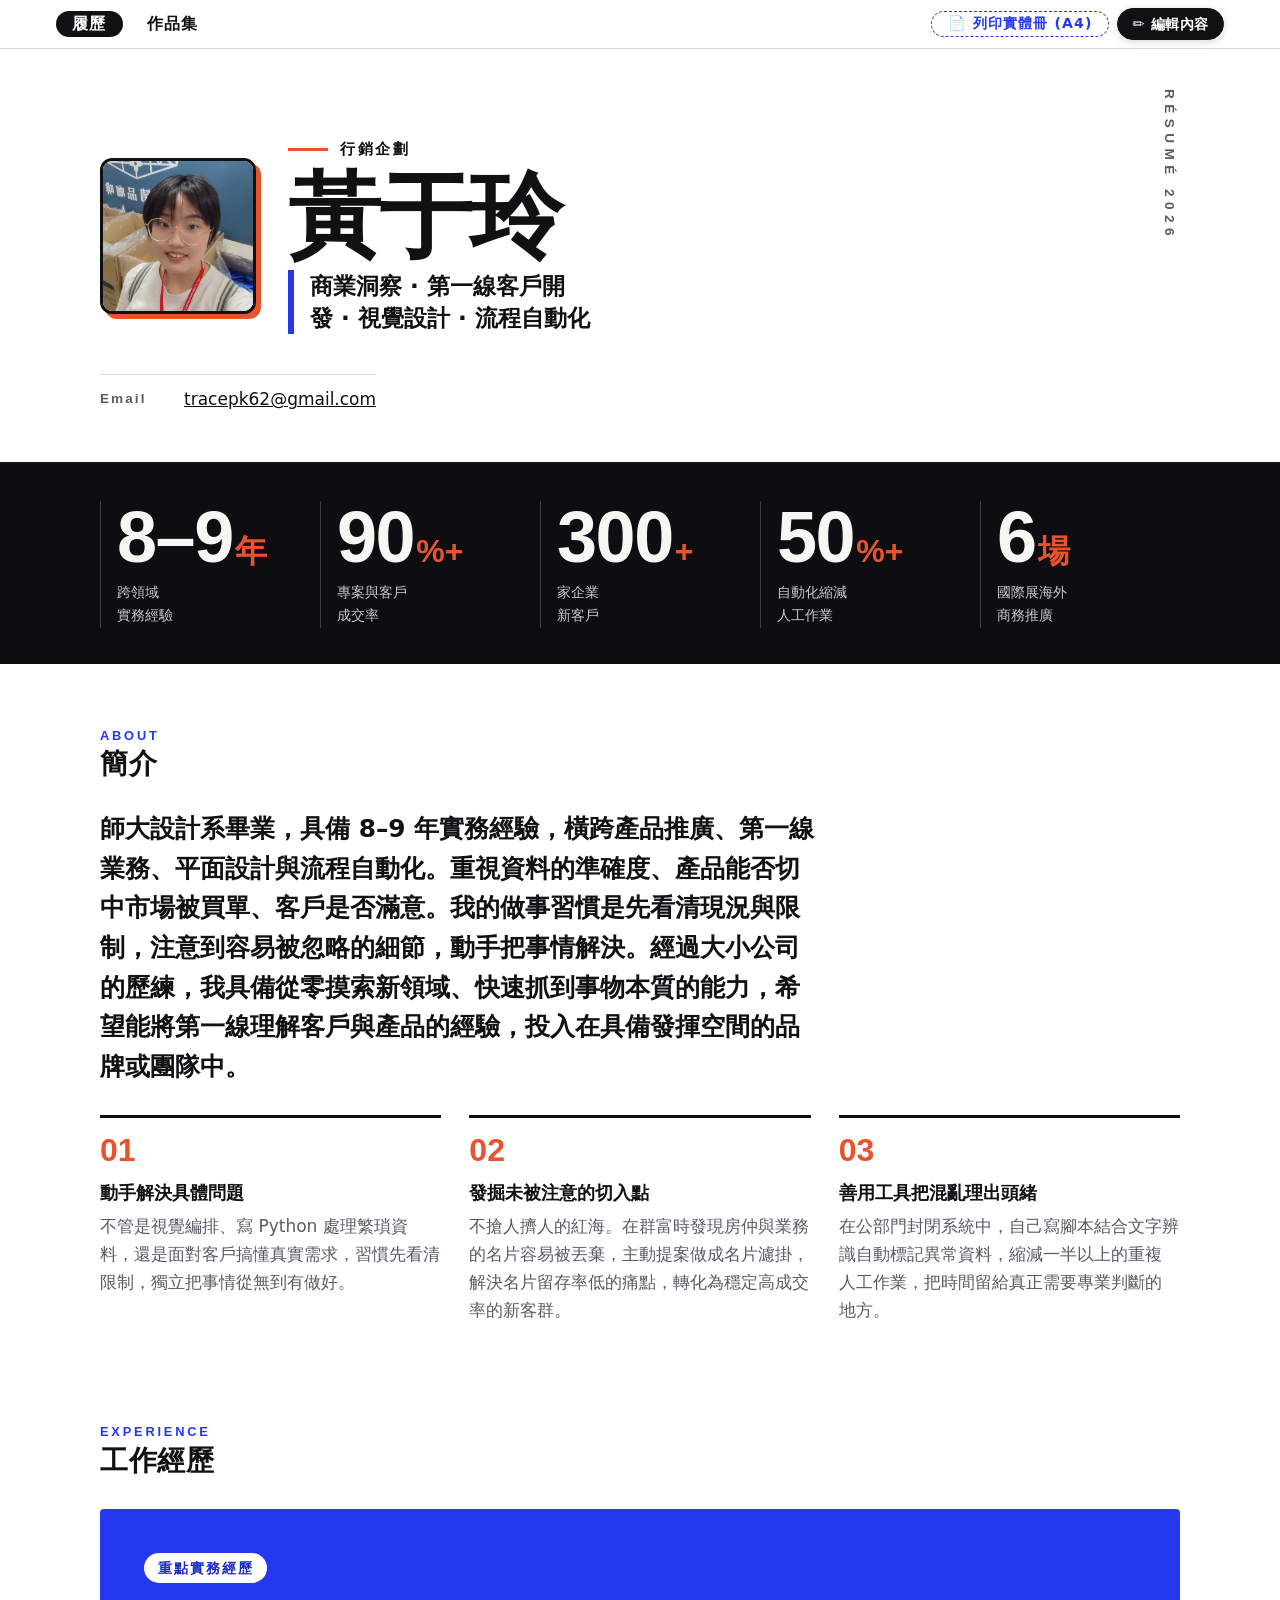
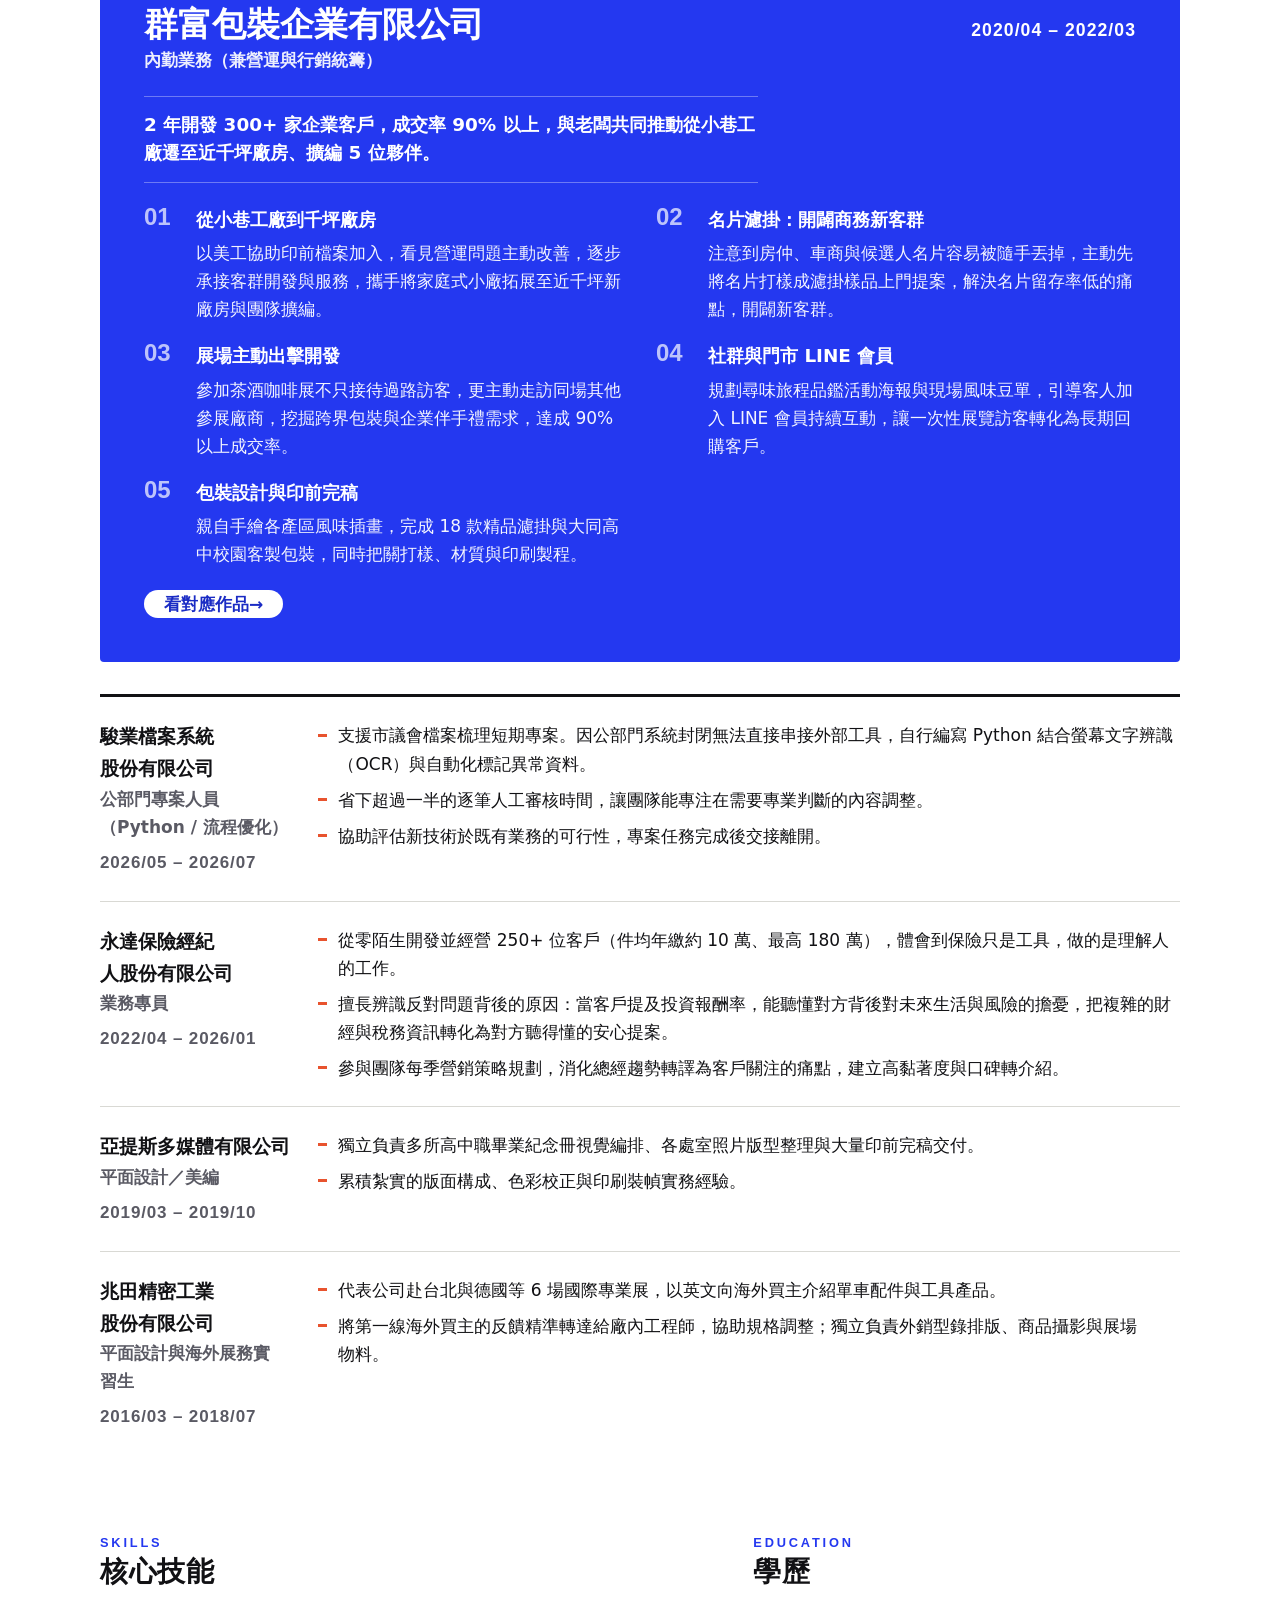
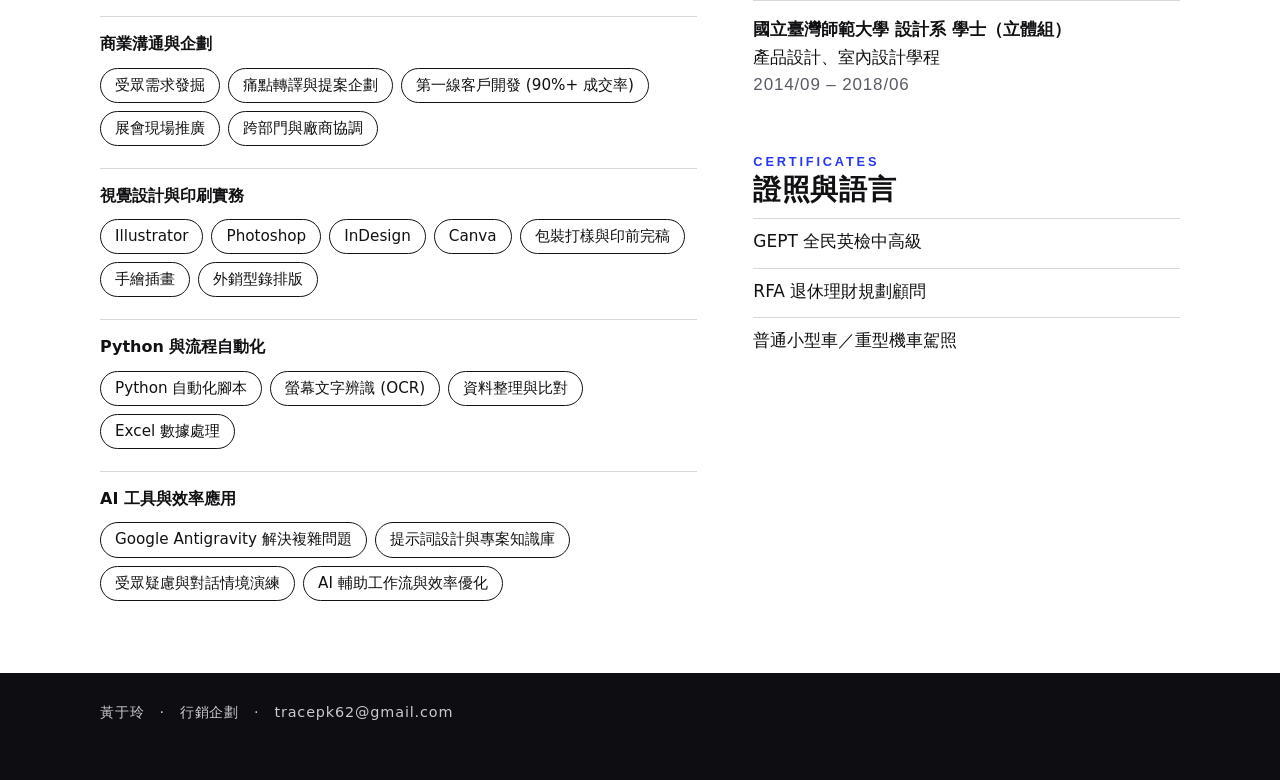
<file: index.html>
<!DOCTYPE html>
<html lang="zh-Hant">
<head>
  <meta charset="utf-8">
  <meta name="viewport" content="width=device-width, initial-scale=1, viewport-fit=cover">
  <title>黃于玲｜行銷企劃履歷</title>
  <meta name="description" content="黃于玲的行銷企劃履歷：商業轉化 × 視覺整合 × AI 數據應用。">
  <meta name="theme-color" content="#2438f0">
  <meta name="apple-mobile-web-app-capable" content="yes">
  <meta name="apple-mobile-web-app-status-bar-style" content="black-translucent">
  <link rel="stylesheet" href="assets/css/site.css?v=14">
</head>
<body>
  <main id="app"></main>
  <noscript><p style="padding:24px">請開啟 JavaScript 以顯示履歷內容。</p></noscript>

  <script src="assets/js/content.js?v=14"></script>
  <script src="assets/js/qrcode.js?v=14"></script>
  <script src="assets/js/editor.js?v=14"></script>
  <script src="assets/js/resume.js?v=14"></script>
  <script>
    if ('serviceWorker' in navigator) {
      navigator.serviceWorker.register('./sw.js').then(reg => {
        reg.update();
      }).catch(() => {});
    }
  </script>
</body>
</html>
</file>
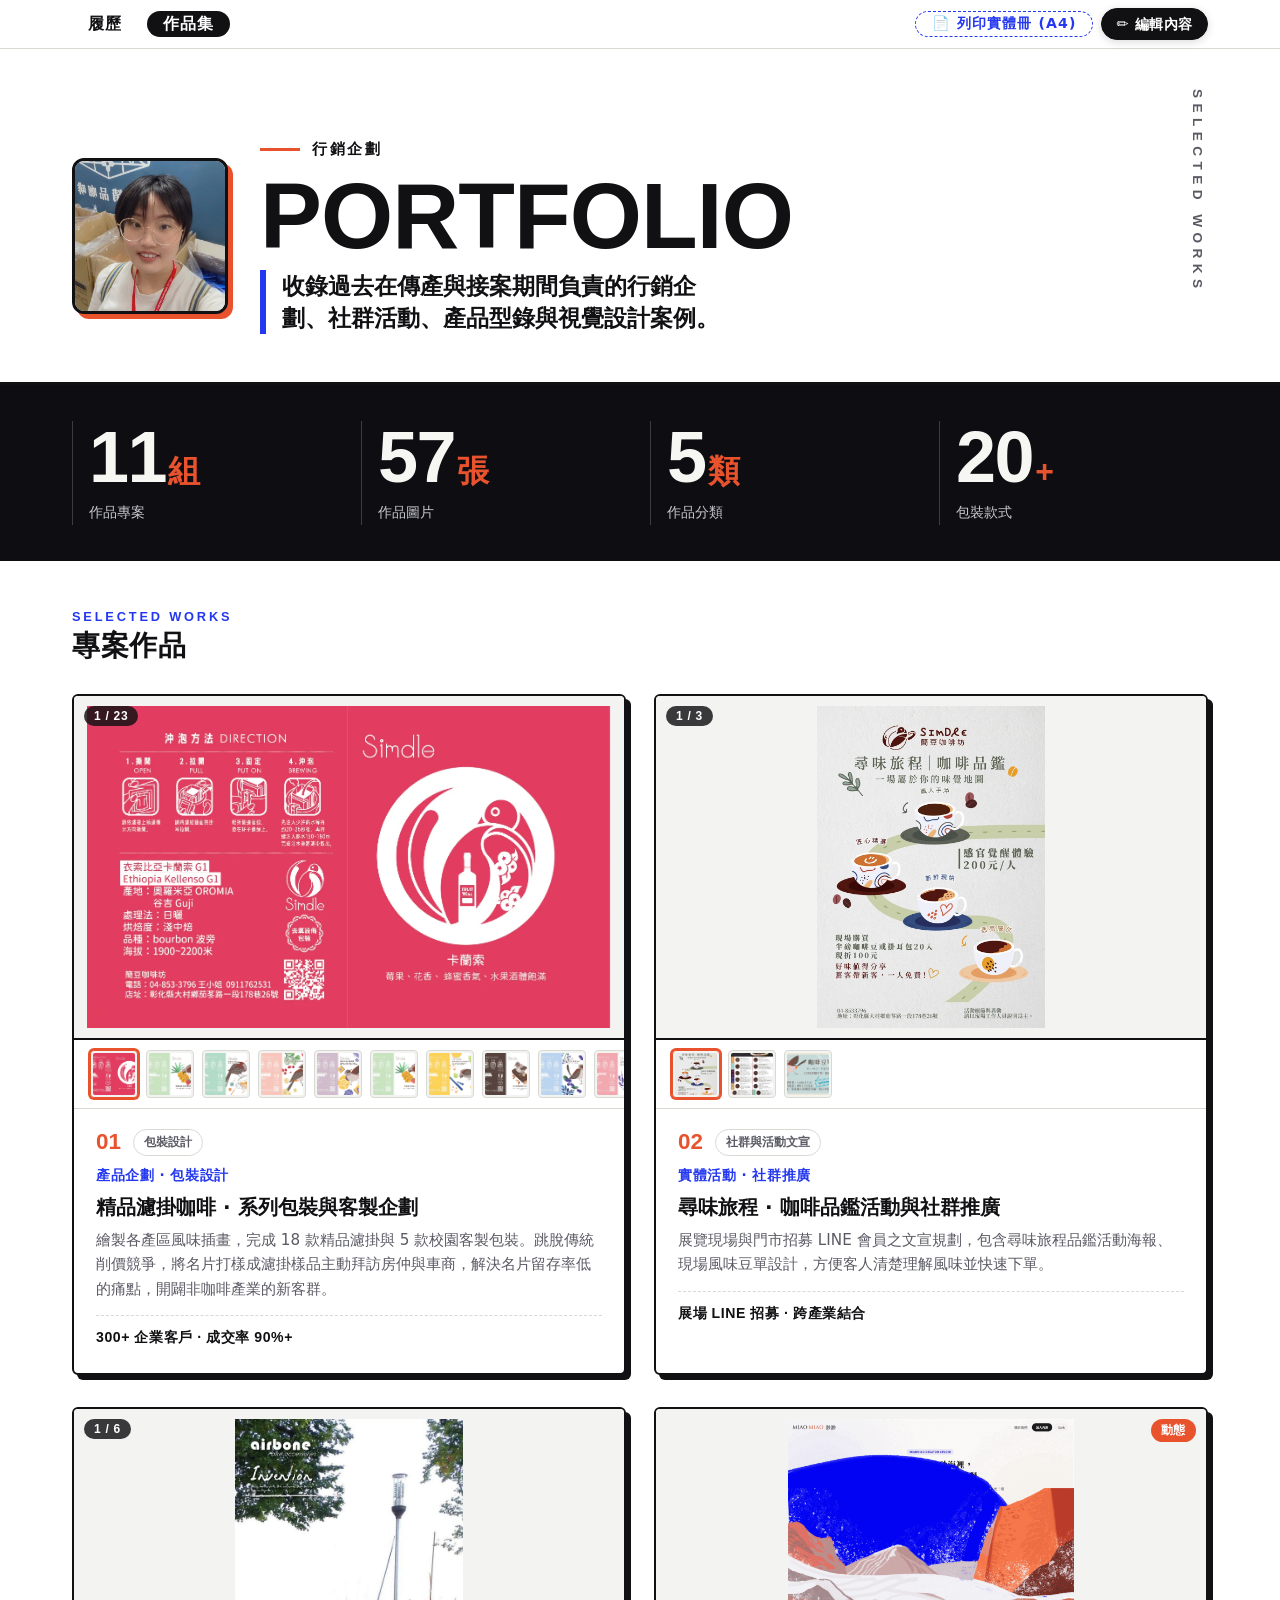
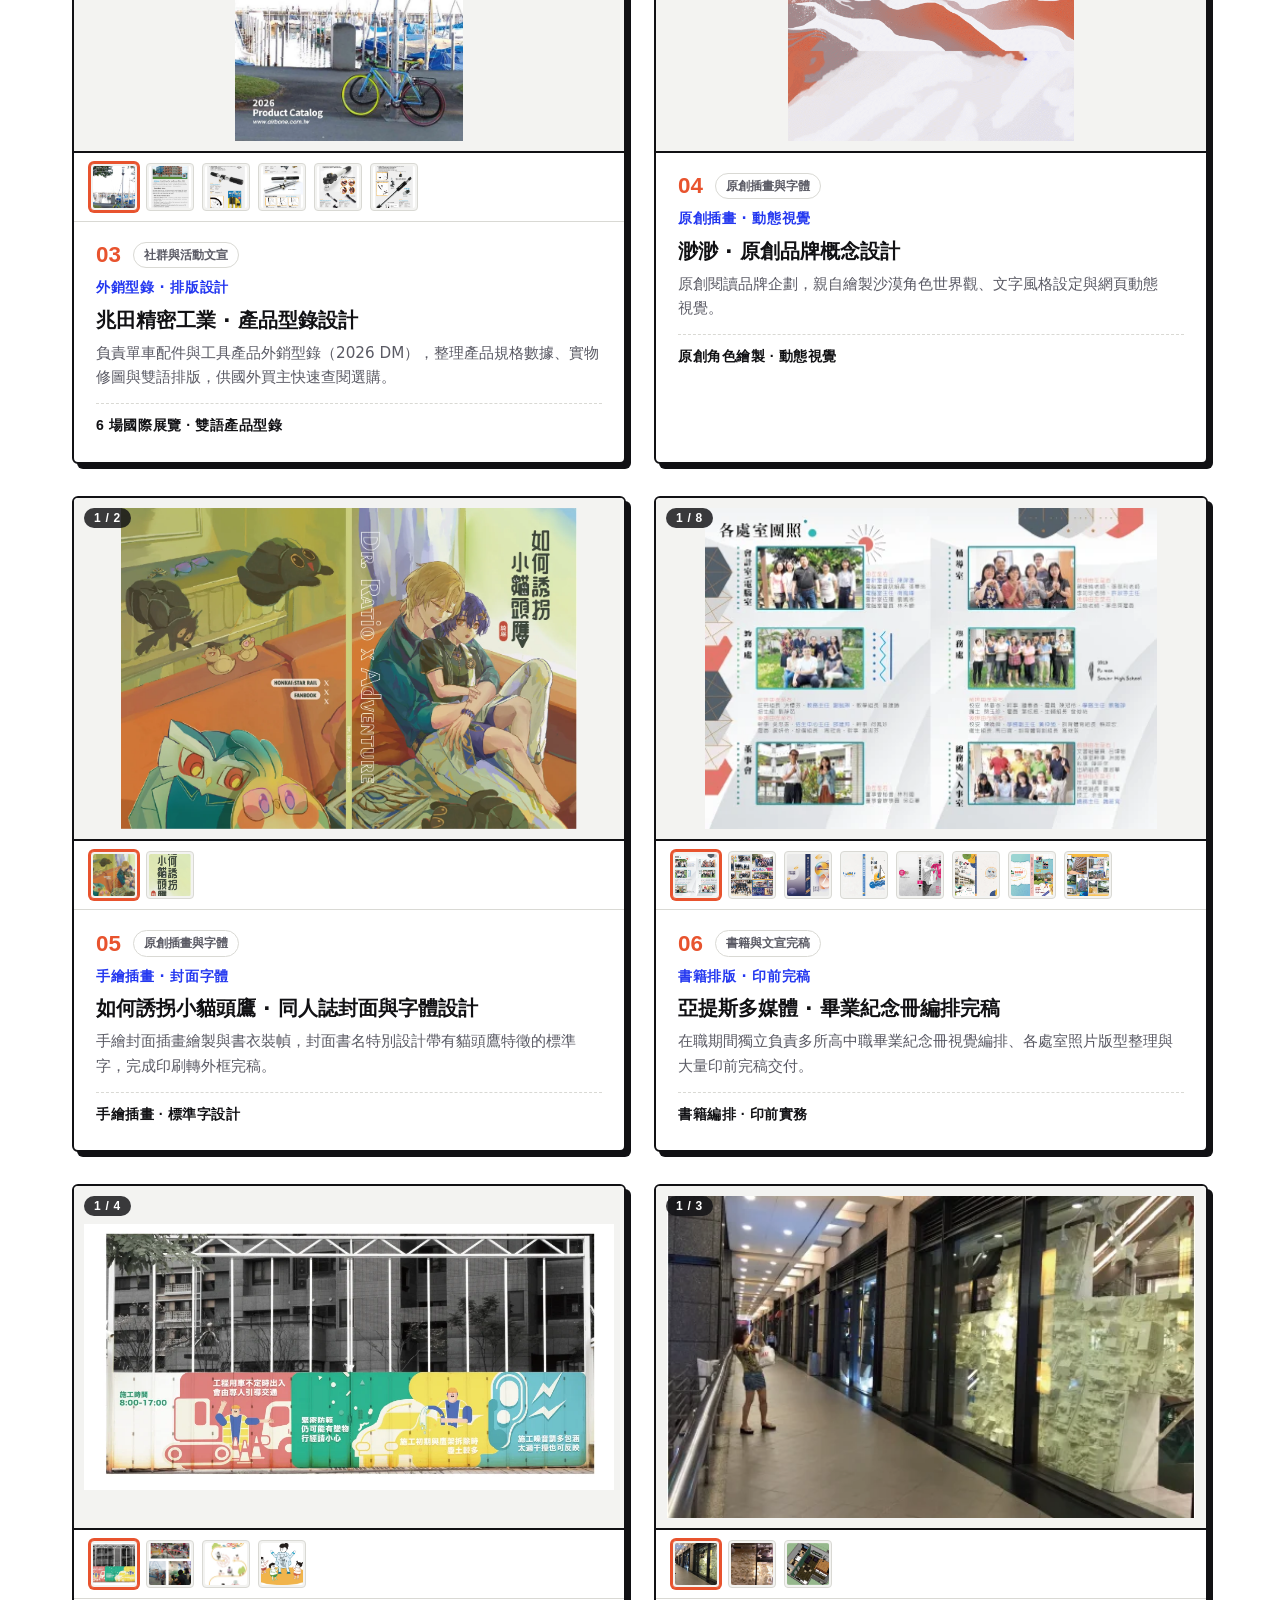
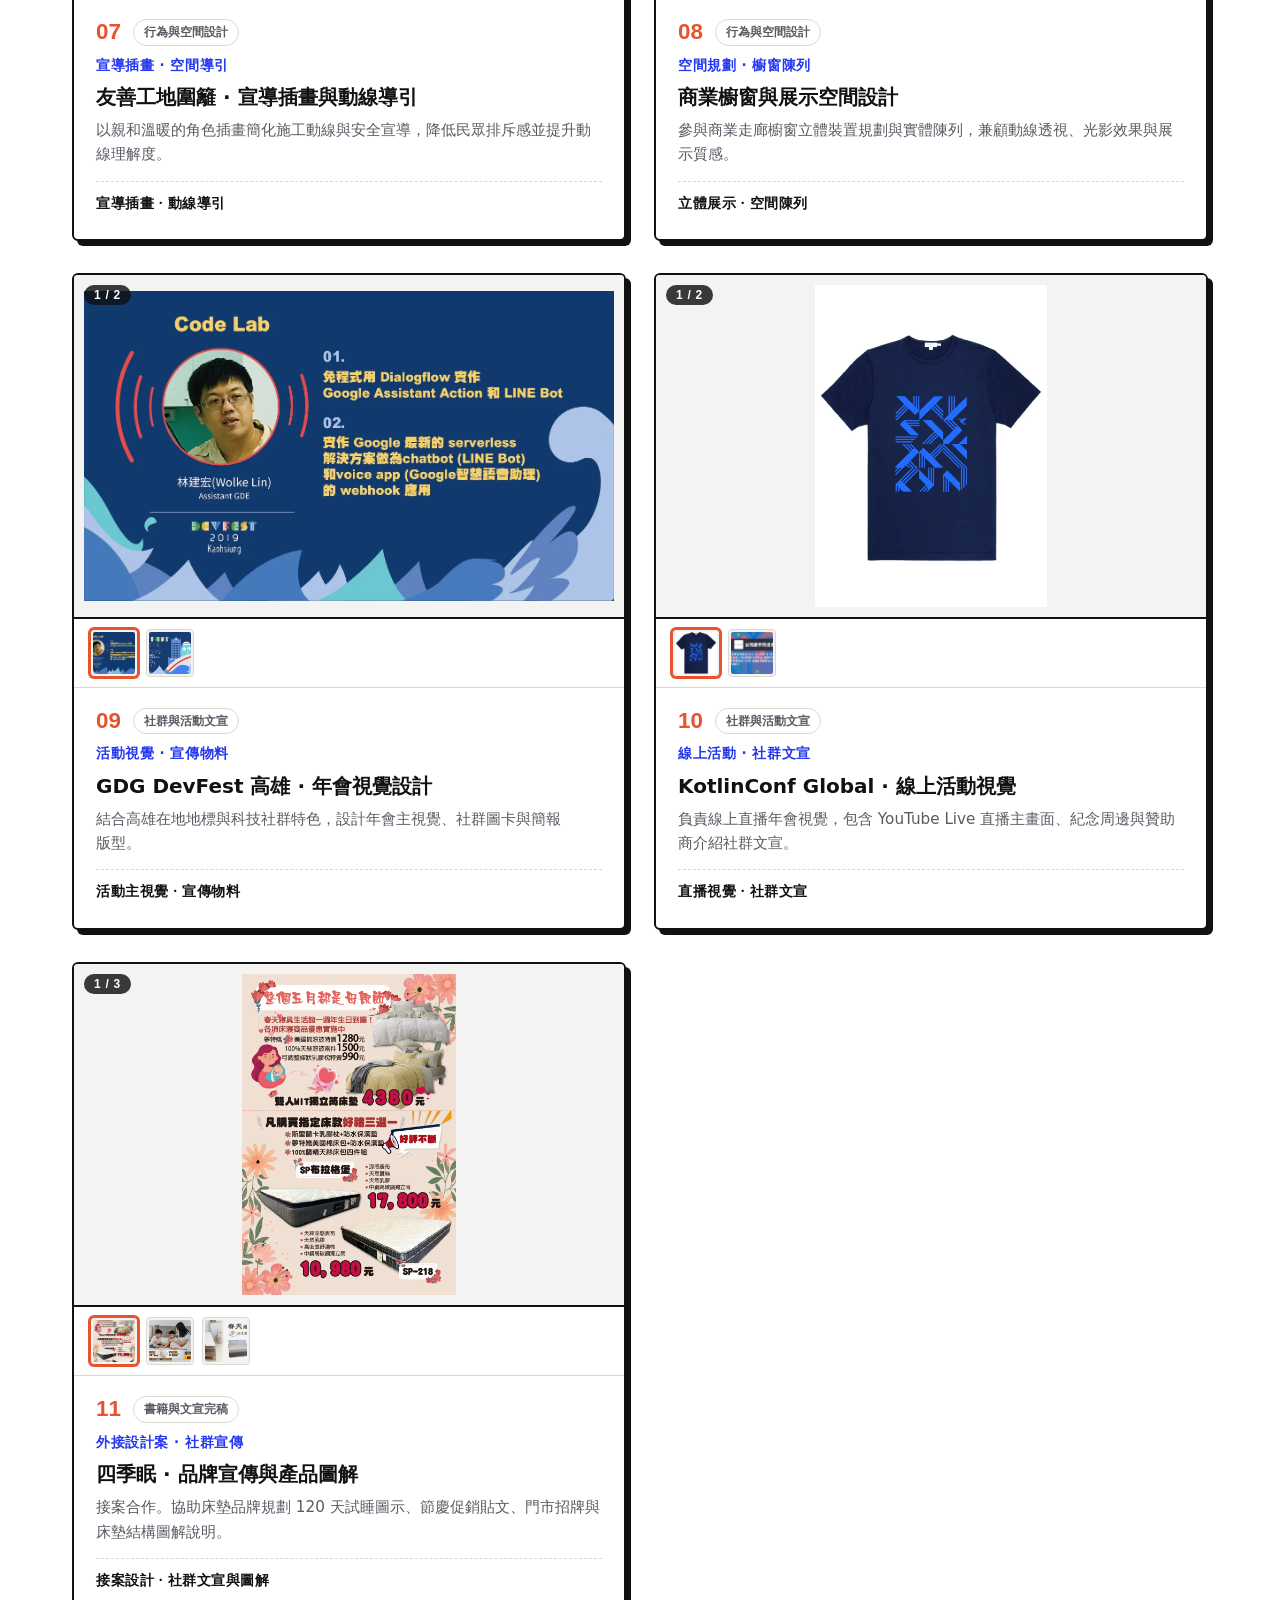
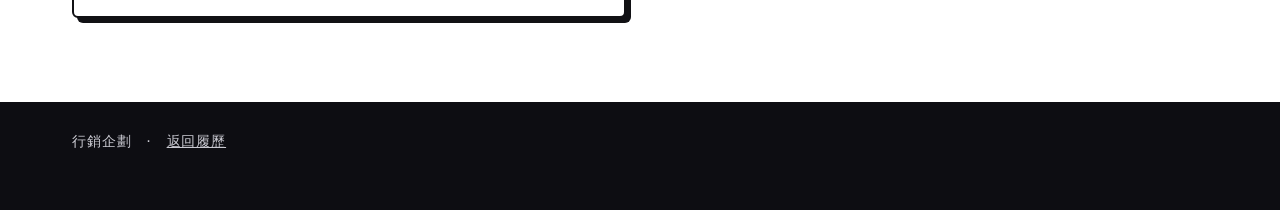
<file: portfolio.html>
<!DOCTYPE html>
<html lang="zh-Hant">
<head>
  <meta charset="utf-8">
  <meta name="viewport" content="width=device-width, initial-scale=1, viewport-fit=cover">
  <title>黃于玲｜作品集 PORTFOLIO</title>
  <meta name="description" content="黃于玲作品集：整合商業企劃、社群行銷推廣與獨立視覺設計實戰案例。">
  <meta name="theme-color" content="#2438f0">
  <meta name="apple-mobile-web-app-capable" content="yes">
  <meta name="apple-mobile-web-app-status-bar-style" content="black-translucent">
  <link rel="stylesheet" href="assets/css/site.css?v=14">
  <link rel="stylesheet" href="assets/css/portfolio.css?v=14">
</head>
<body>
  <main id="app"></main>
  <noscript><p style="padding:24px">請開啟 JavaScript 以顯示作品集內容。</p></noscript>

  <script src="assets/js/content.js?v=14"></script>
  <script src="assets/js/qrcode.js?v=14"></script>
  <script src="assets/js/editor.js?v=14"></script>
  <script src="assets/js/portfolio.js?v=14"></script>
  <script>
    if ('serviceWorker' in navigator) {
      navigator.serviceWorker.register('./sw.js').then(reg => {
        reg.update();
      }).catch(() => {});
    }
  </script>
</body>
</html>
</file>
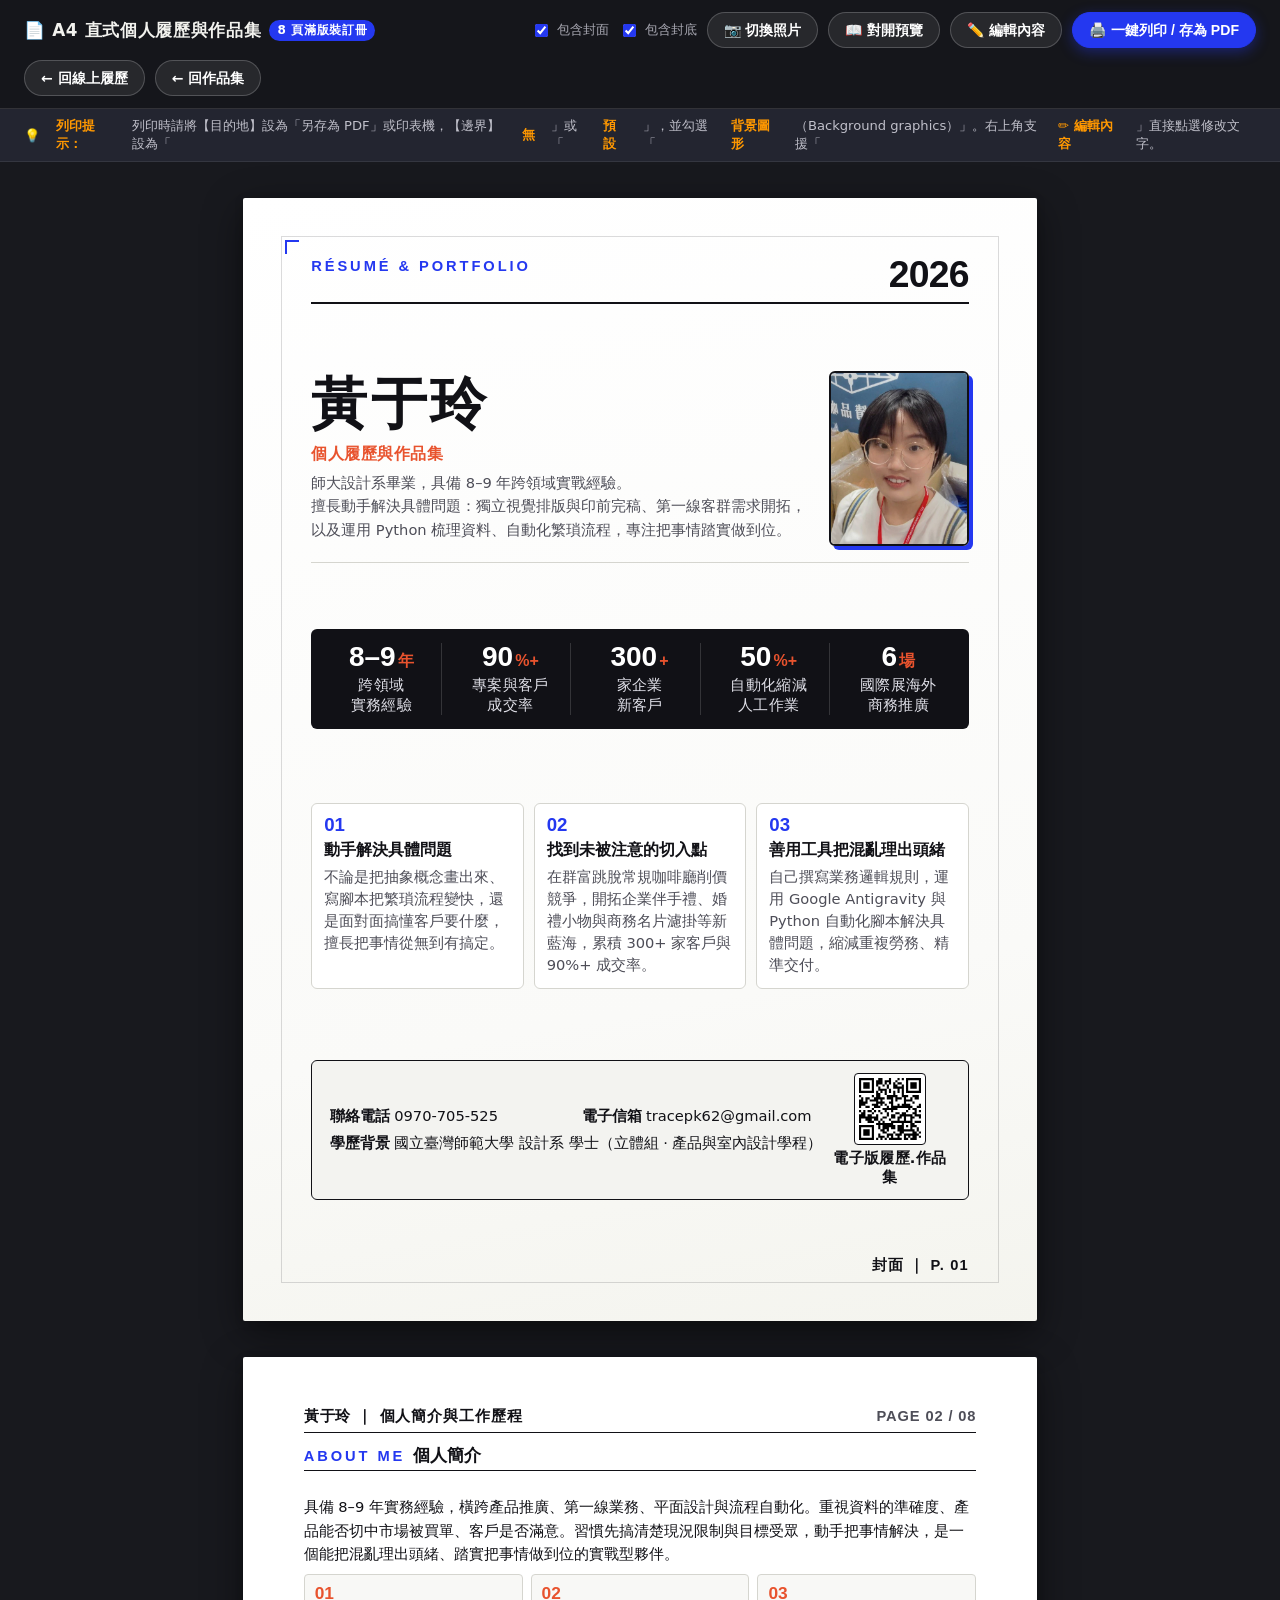
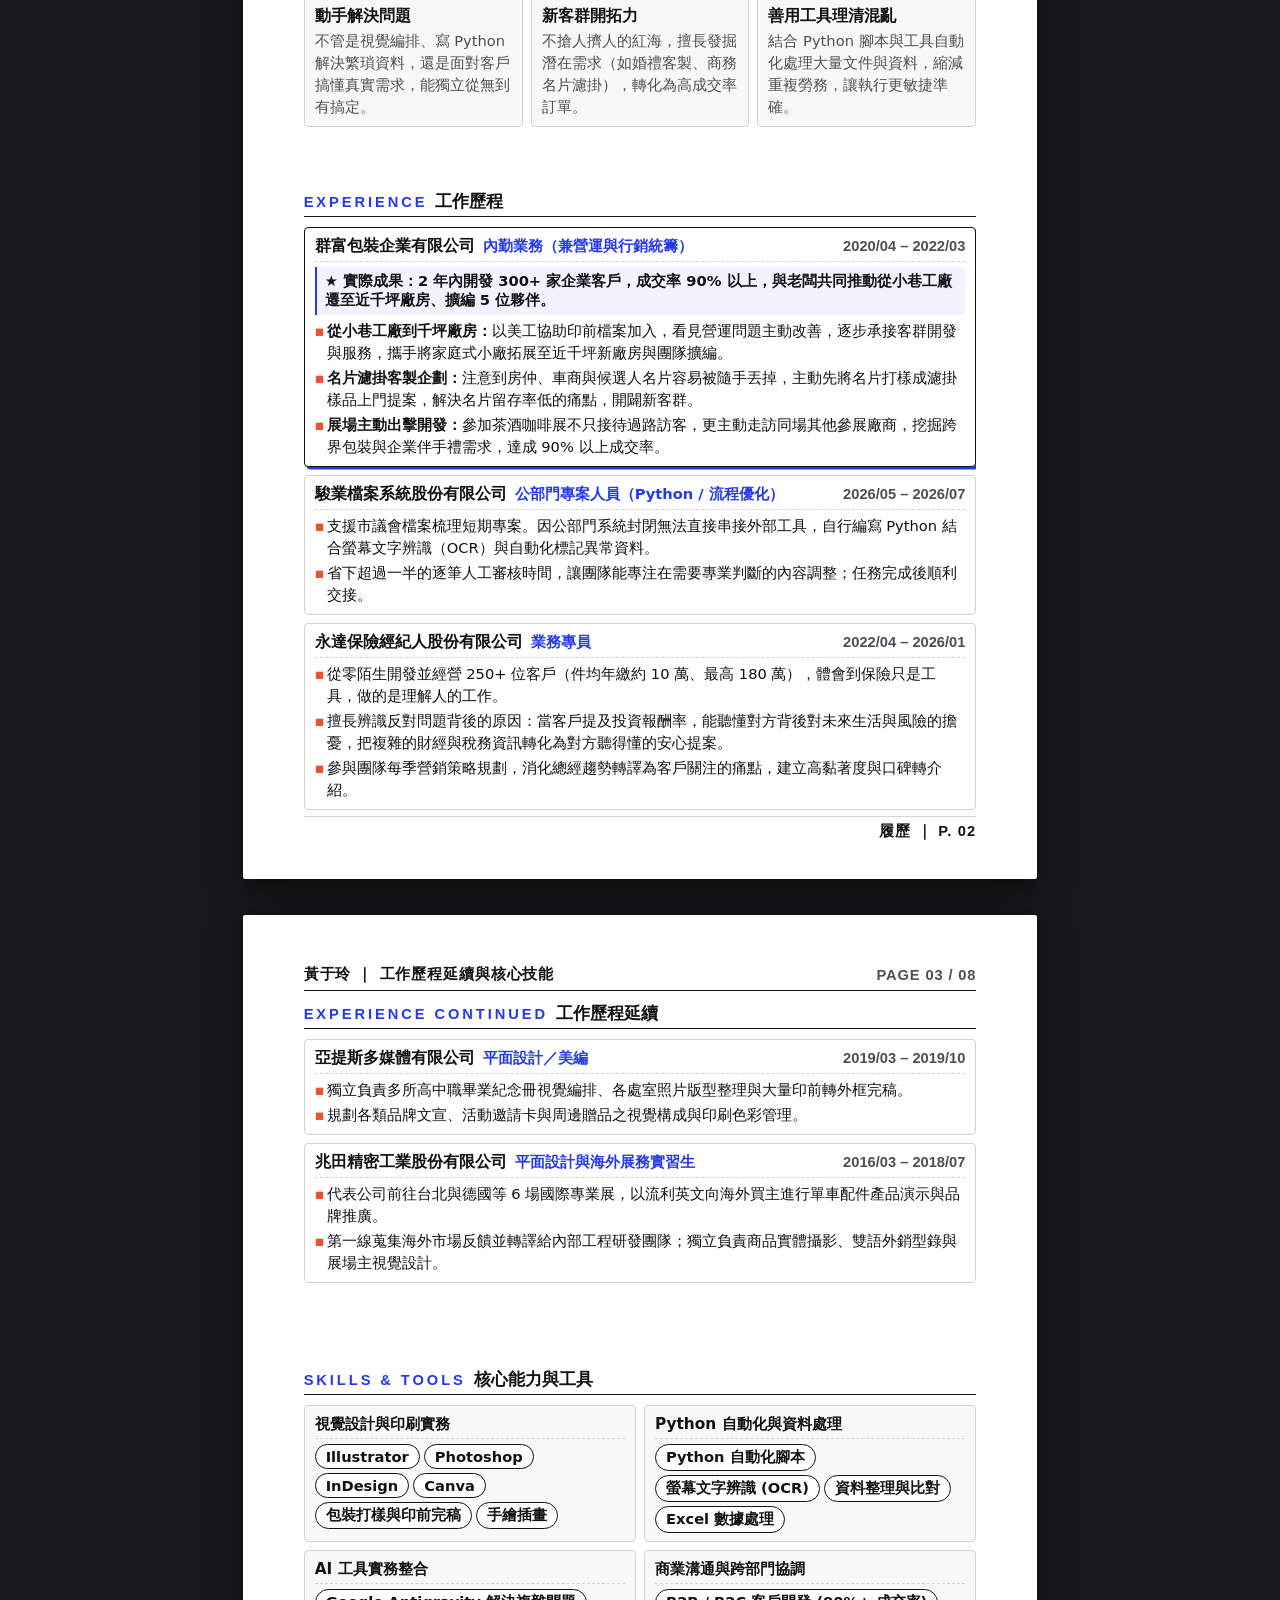
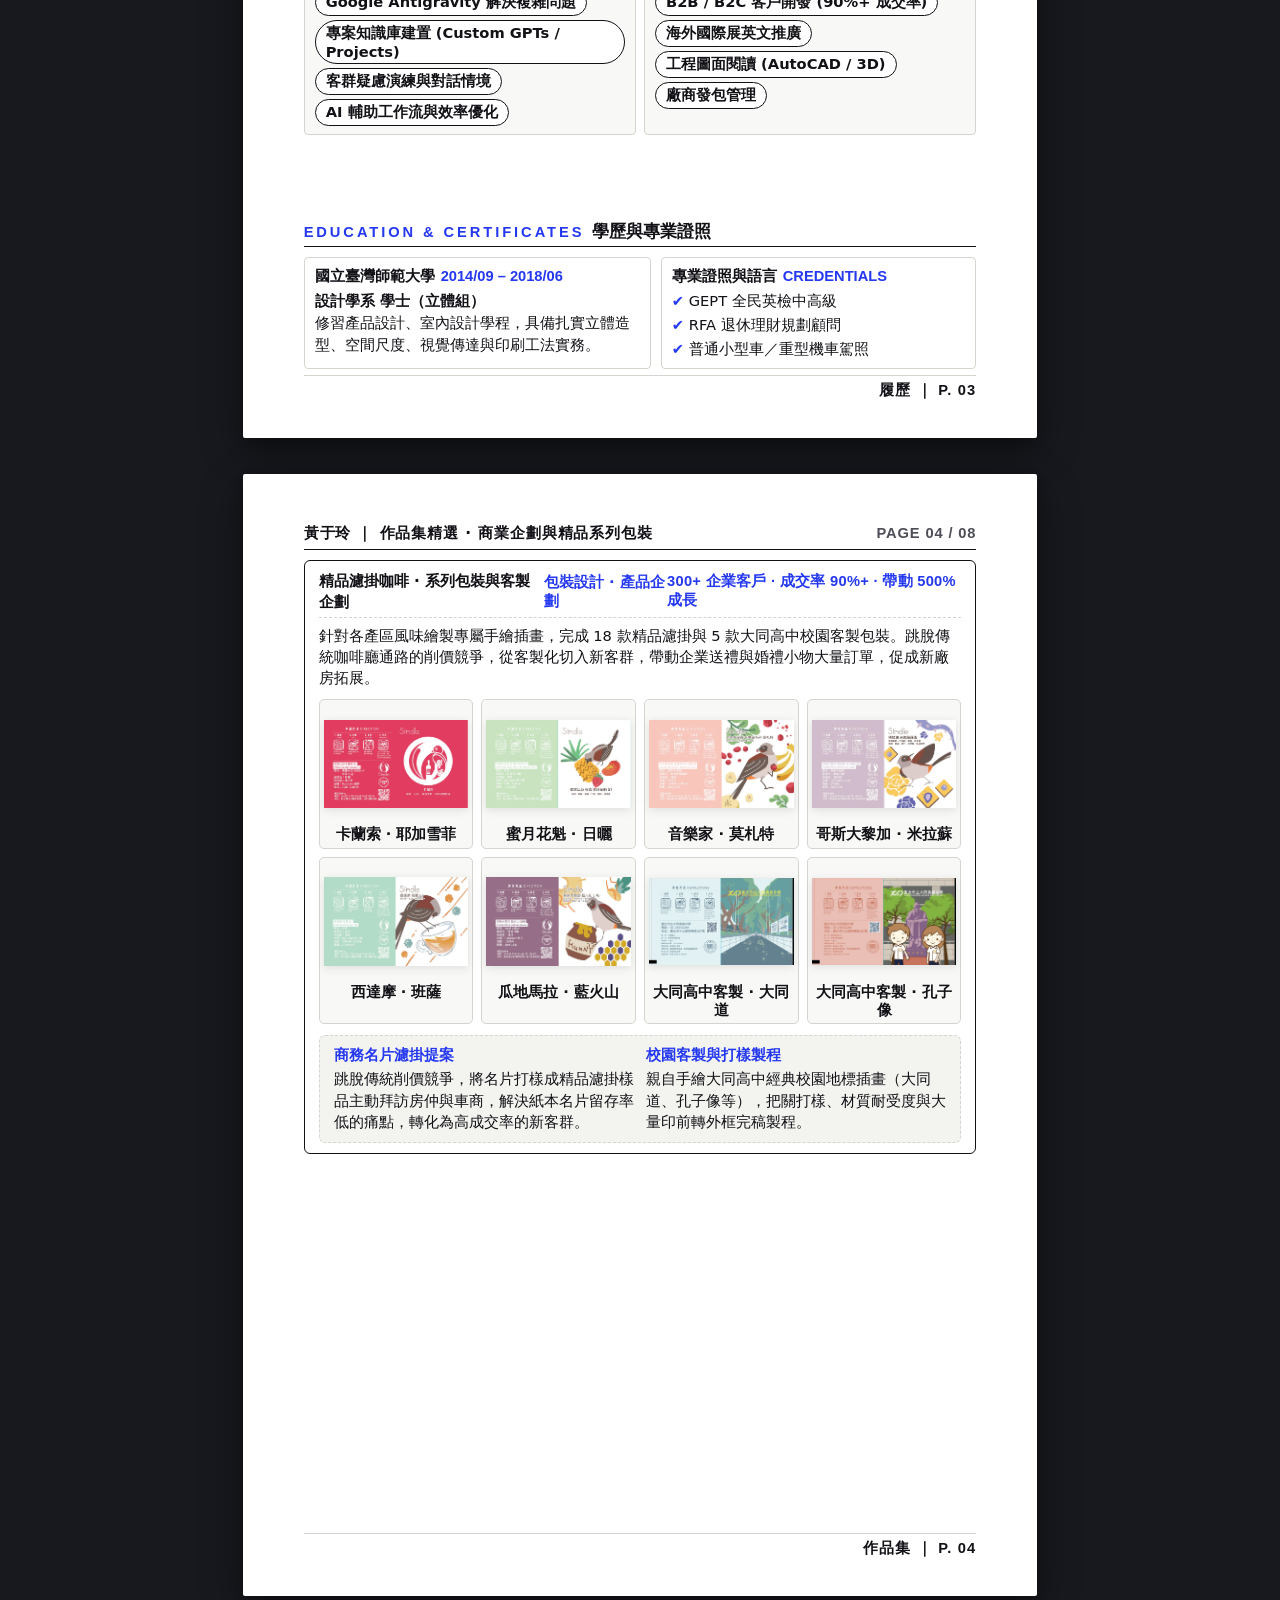
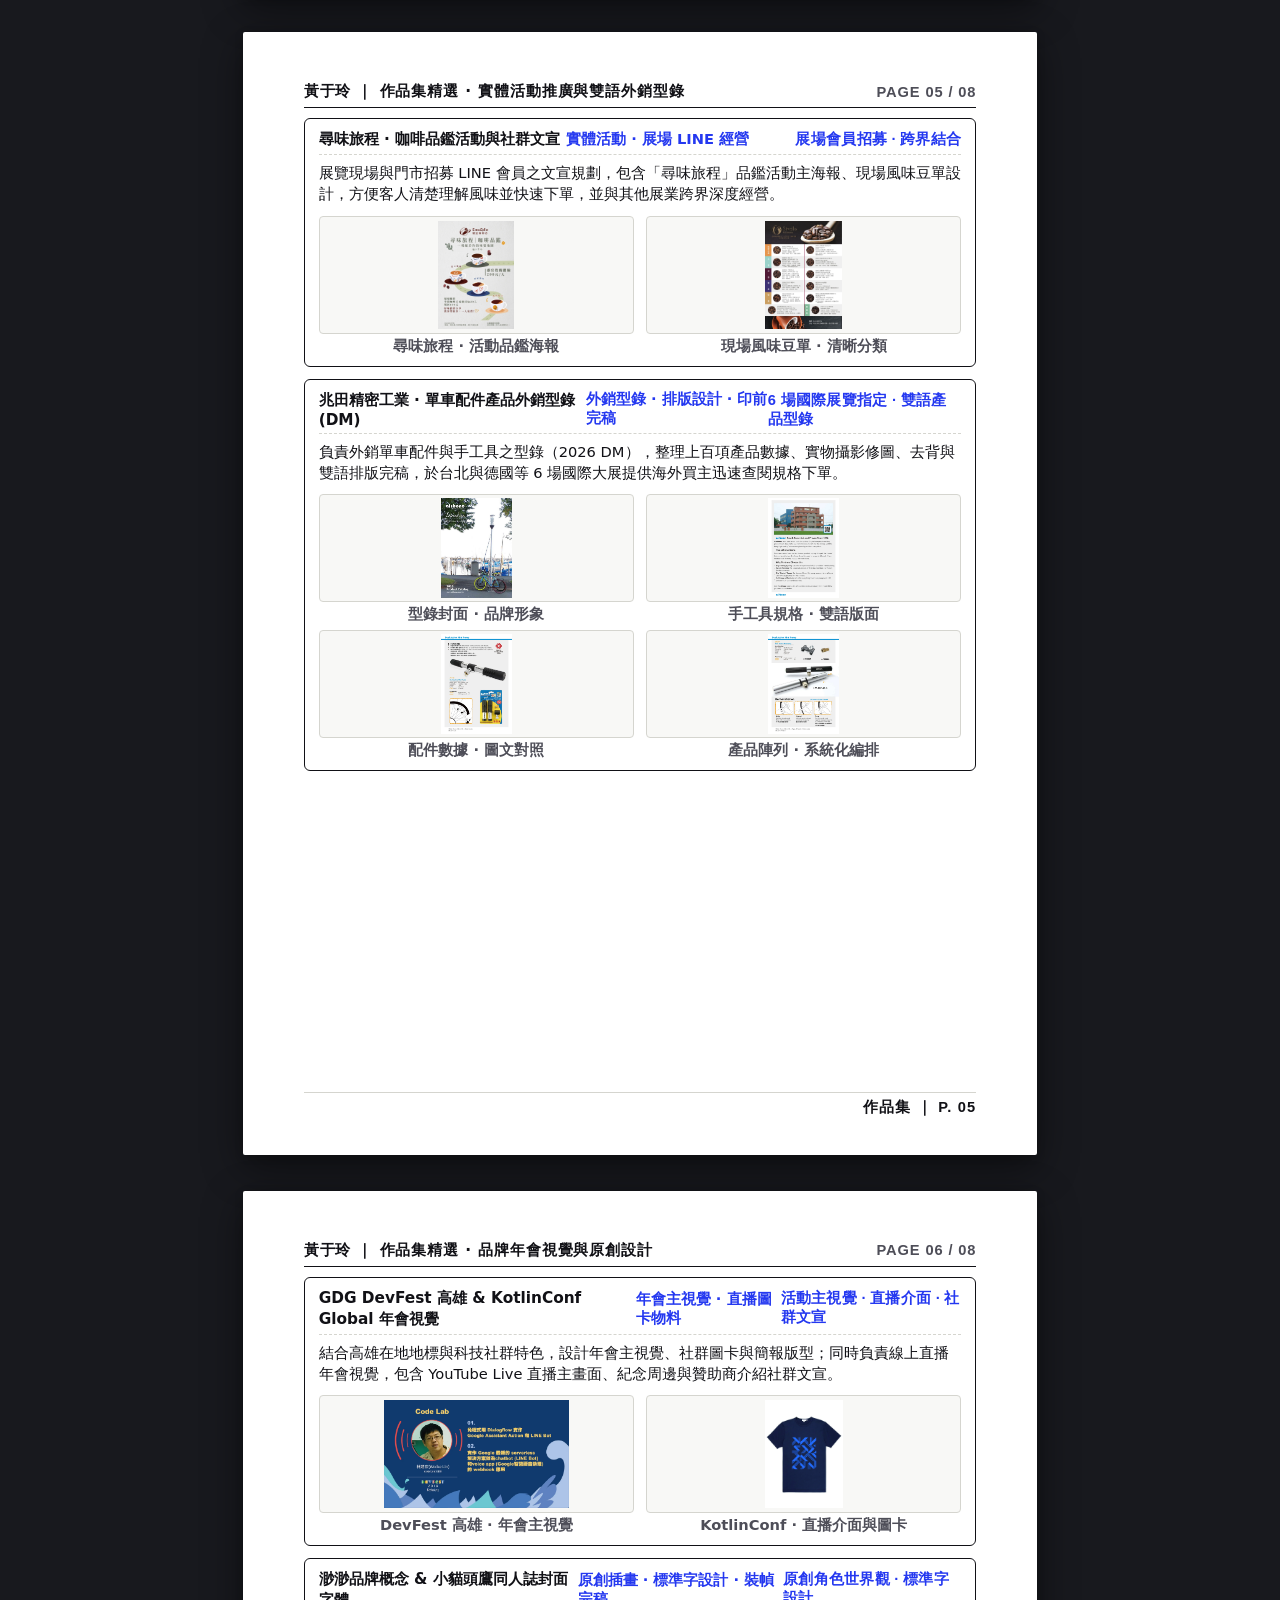
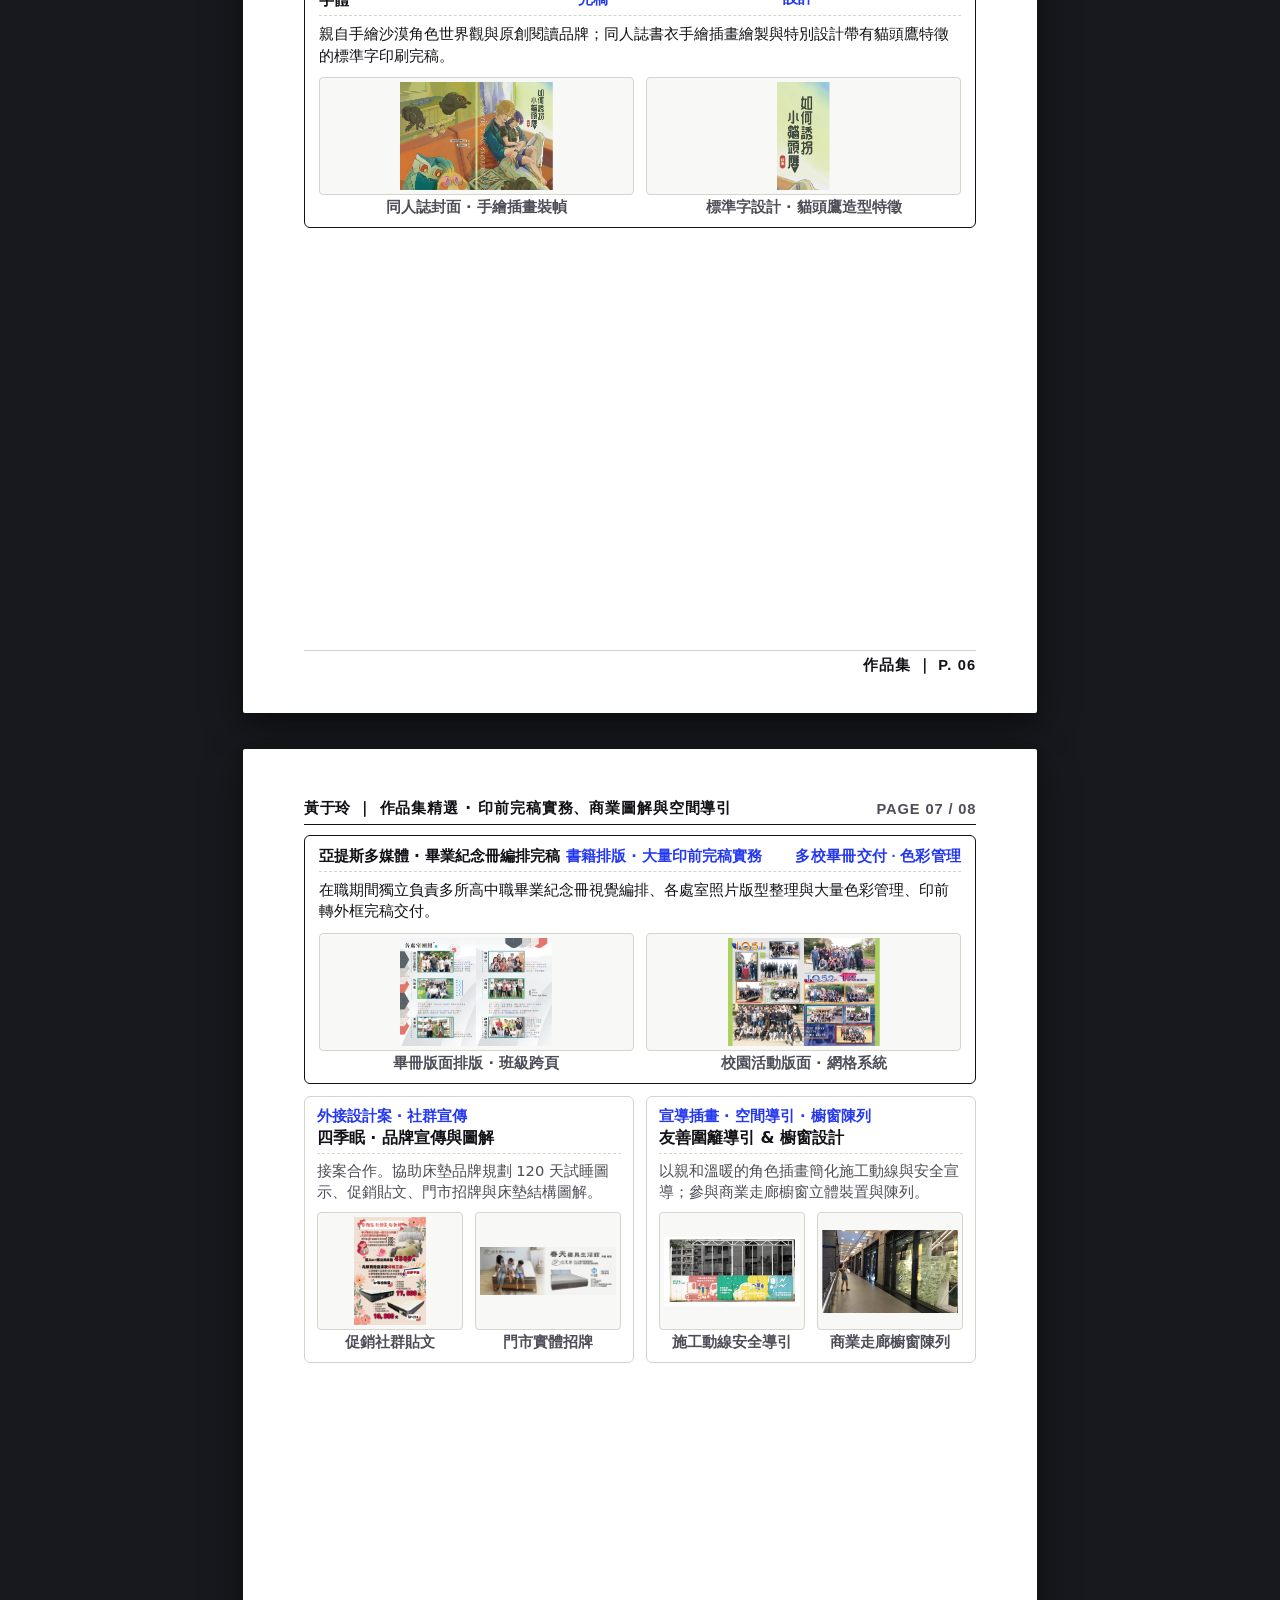
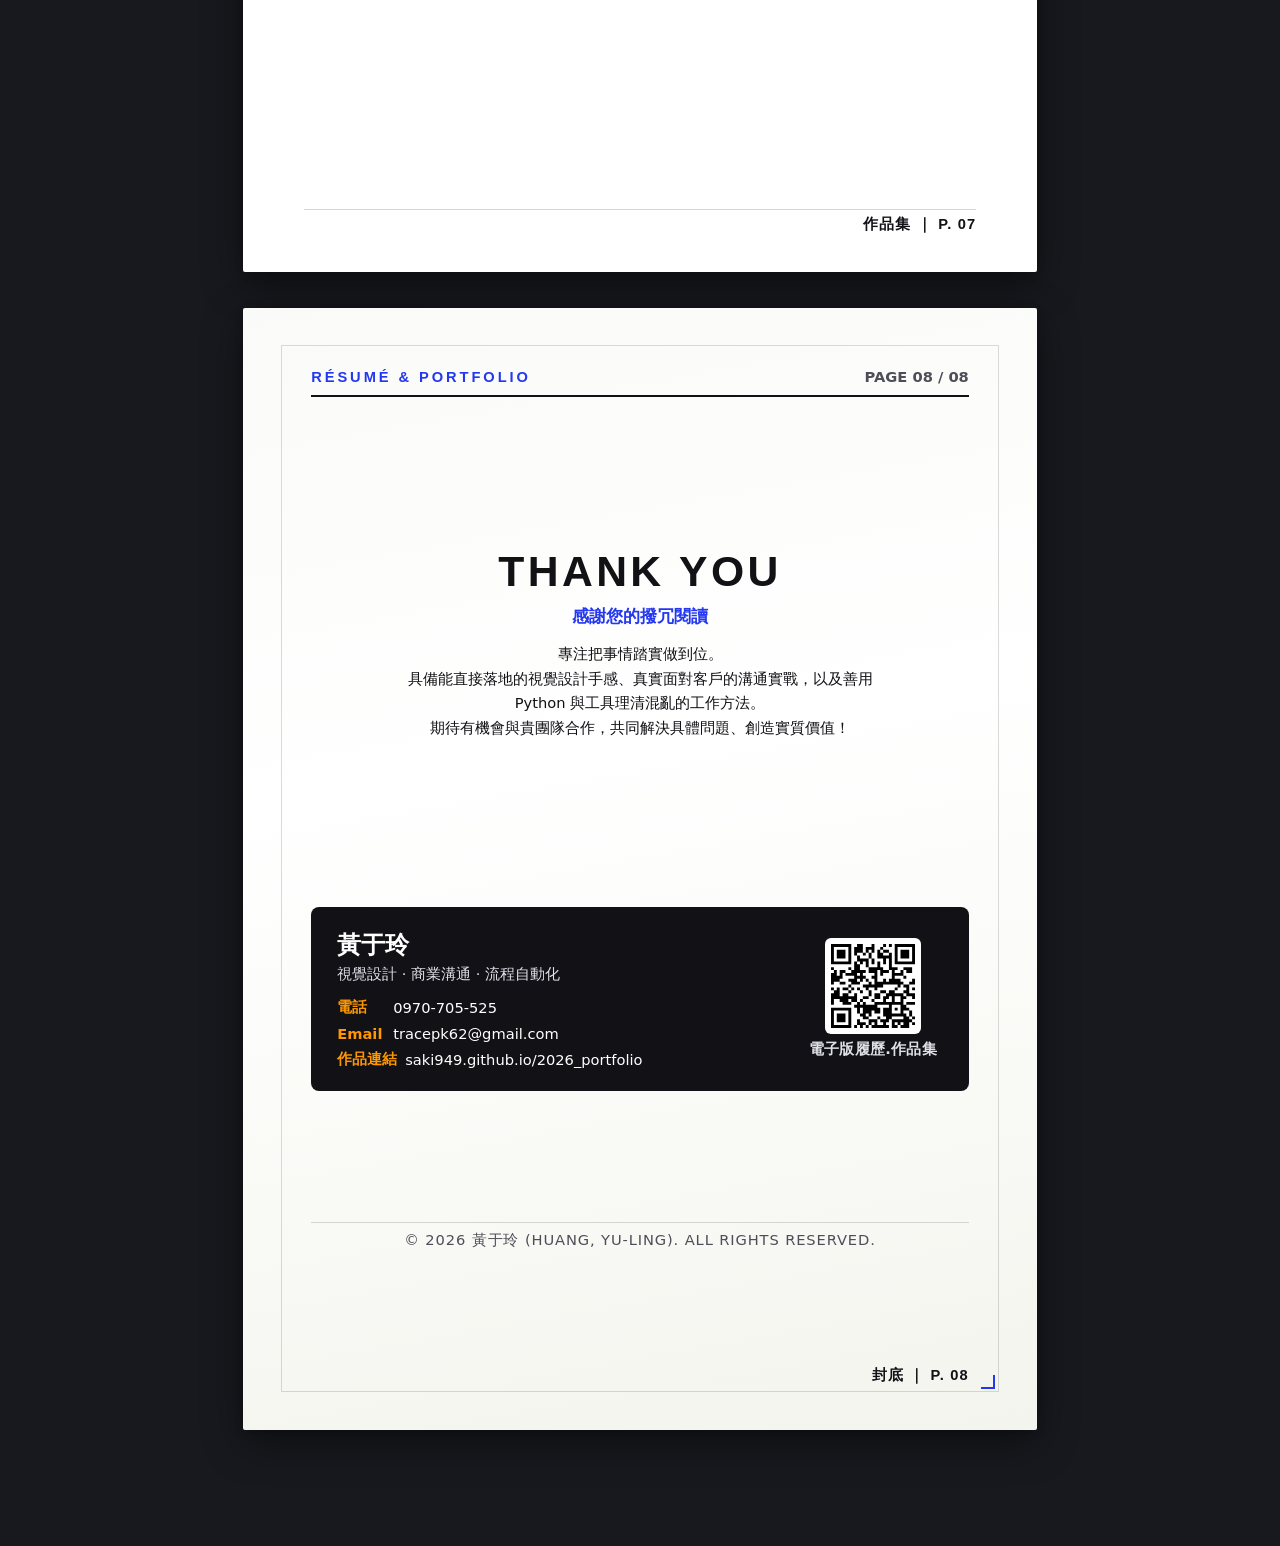
<file: print.html>
<!DOCTYPE html>
<html lang="zh-Hant">
<head>
  <meta charset="utf-8">
  <meta name="viewport" content="width=device-width, initial-scale=1, viewport-fit=cover">
  <title>黃于玲｜個人履歷與作品集</title>
  <meta name="description" content="黃于玲 A4 直式實體履歷與作品集，支援一鍵列印與另存為 PDF。">
  <link rel="stylesheet" href="assets/css/print-booklet.css?v=4">
</head>
<body class="preview-screen">

  <!-- 頂部操作列（純螢幕顯示，列印時自動隱藏） -->
  <header class="print-toolbar no-print">
    <div class="pt-group">
      <div class="pt-title">
        📄 A4 直式個人履歷與作品集
        <span id="sheetCountBadge">8 頁滿版裝訂冊</span>
      </div>
    </div>

    <div class="pt-group">
      <label class="pt-label" title="切換封面印出狀態">
        <input type="checkbox" id="toggleCover" checked> 包含封面
      </label>
      <label class="pt-label" title="切換封底印出狀態">
        <input type="checkbox" id="toggleBackCover" checked> 包含封底
      </label>
      <button type="button" class="pt-btn" id="togglePhotoBtn" title="切換工作照 / 休閒照">
        📷 切換照片
      </button>
      <button type="button" class="pt-btn" id="toggleSpreadBtn" title="切換單頁 / 雙頁對開螢幕預覽">
        📖 對開預覽
      </button>
      <button type="button" class="pt-btn" id="editBookletBtn" title="點擊直接修改頁面文字">
        ✏️ 編輯內容
      </button>
      <button type="button" class="pt-btn primary" id="printBtn" title="立即呼叫系統列印或儲存為 PDF">
        🖨️ 一鍵列印 / 存為 PDF
      </button>
    </div>

    <div class="pt-group">
      <a href="index.html" class="pt-btn">← 回線上履歷</a>
      <a href="portfolio.html" class="pt-btn">← 回作品集</a>
    </div>
  </header>

  <!-- 列印設定提示（列印時自動隱藏） -->
  <div class="pt-tip-bar no-print">
    💡 <b>列印提示：</b>列印時請將【目的地】設為「另存為 PDF」或印表機，【邊界】設為「<b>無</b>」或「<b>預設</b>」，並勾選「<b>背景圖形</b>（Background graphics）」。右上角支援「<b>✏️ 編輯內容</b>」直接點選修改文字。
  </div>

  <!-- A4 紙張本體容器 -->
  <main class="booklet-container" id="bookletApp">
    <!-- 各頁內容由 JavaScript 動態渲染 -->
  </main>

  <script src="assets/js/content.js?v=12"></script>
  <script src="assets/js/qrcode.js?v=12"></script>
  <script>
    (function () {
      "use strict";

      let d = window.SITE_DEFAULT;
      try {
        const saved = localStorage.getItem("resume-site-draft-v2");
        if (saved) {
          d = Object.assign({}, window.SITE_DEFAULT, JSON.parse(saved));
        }
      } catch (e) {}

      const m = d.meta;
      const f = d.featured;
      let activePhoto = m.photo || "assets/images/photo01.webp";

      function getQrSvg(url, size) {
        try {
          const qr = qrcode(0, "M");
          qr.addData(url || m.onlineUrl || "https://saki949.github.io/2026_portfolio/");
          qr.make();
          return qr.createSvgTag({ cellSize: size || 4, margin: 0, scalable: true });
        } catch (e) {
          return '<svg viewBox="0 0 100 100"><rect width="100" height="100" fill="#eee"/></svg>';
        }
      }

      const qrSvgCode = getQrSvg(m.onlineUrl || "https://saki949.github.io/2026_portfolio/", 4);
      const app = document.getElementById("bookletApp");

      function renderBooklet() {
        app.innerHTML = `
        <!-- ==================== SHEET 1: 封面 ==================== -->
        <article class="sheet sheet-cover" id="sheet-1" data-sheet="1">
          <div class="cover-top-bar">
            <div>
              <div class="cover-label">RÉSUMÉ &amp; PORTFOLIO</div>
            </div>
            <div class="cover-year">2026</div>
          </div>

          <div class="cover-hero">
            <div class="cover-name-block">
              <h1>${m.name}</h1>
              <div class="cover-sub-intro">個人履歷與作品集</div>
              <div class="cover-core-desc">
                師大設計系畢業，具備 8–9 年跨領域實戰經驗。<br>
                擅長動手解決具體問題：獨立視覺排版與印前完稿、第一線客群需求開拓，以及運用 Python 梳理資料、自動化繁瑣流程，專注把事情踏實做到位。
              </div>
            </div>
            <div class="cover-photo-box">
              <img src="${activePhoto}" alt="${m.name}" id="coverPhotoImg">
            </div>
          </div>

          <!-- 5 大核心指標（斷句精緻平衡） -->
          <div class="cover-stats-row">
            ${d.stats.map(s => `
              <div class="cover-stat-item">
                <div class="cover-stat-num">${s.num}<i>${s.unit}</i></div>
                <div class="cover-stat-label">${s.label}</div>
              </div>
            `).join("")}
          </div>

          <!-- 3 大特質卡片（真實自我與核心能力） -->
          <div class="cover-pillars">
            <div class="cover-pillar-card">
              <div class="cpc-num">01</div>
              <h3>動手解決具體問題</h3>
              <p>不論是把抽象概念畫出來、寫腳本把繁瑣流程變快，還是面對面搞懂客戶要什麼，擅長把事情從無到有搞定。</p>
            </div>
            <div class="cover-pillar-card">
              <div class="cpc-num">02</div>
              <h3>找到未被注意的切入點</h3>
              <p>在群富跳脫常規咖啡廳削價競爭，開拓企業伴手禮、婚禮小物與商務名片濾掛等新藍海，累積 300+ 家客戶與 90%+ 成交率。</p>
            </div>
            <div class="cover-pillar-card">
              <div class="cpc-num">03</div>
              <h3>善用工具把混亂理出頭緒</h3>
              <p>自己撰寫業務邏輯規則，運用 Google Antigravity 與 Python 自動化腳本解決具體問題，縮減重複勞務、精準交付。</p>
            </div>
          </div>

          <!-- 封面底部資訊與 QR Code（拿掉居住地，學歷單行呈現） -->
          <div class="cover-bottom">
            <div class="cover-contacts">
              <div><b>聯絡電話</b><span>${m.phone || '0970-705-525'}</span></div>
              <div><b>電子信箱</b><span>${m.email || 'tracepk62@gmail.com'}</span></div>
              <div class="contact-full"><b>學歷背景</b><span>國立臺灣師範大學 設計系 學士（立體組 · 產品與室內設計學程）</span></div>
            </div>
            <div class="cover-qrcode-box">
              <div class="cover-qrcode-svg">${qrSvgCode}</div>
              <span>電子版履歷.作品集</span>
            </div>
          </div>

          <footer class="sheet-footer" style="border-top:none; margin-top:0; padding-top:0;">
            <span class="sf-badge">封面 ｜ P. 01</span>
          </footer>
        </article>

        <!-- ==================== SHEET 2: 履歷篇 1 ==================== -->
        <article class="sheet" id="sheet-2" data-sheet="2">
          <header class="sheet-header">
            <div class="sh-left">
              <b>${m.name} ｜ 個人簡介與工作歷程</b>
            </div>
            <div class="sh-right">PAGE 02 / 08</div>
          </header>

          <div class="sheet-body">
            <!-- 個人簡介 -->
            <section class="p-sec">
              <div class="sec-title"><span>ABOUT ME</span>個人簡介</div>
              <p class="intro-lead">
                具備 8–9 年實務經驗，橫跨產品推廣、第一線業務、平面設計與流程自動化。重視資料的準確度、產品能否切中市場被買單、客戶是否滿意。習慣先搞清楚現況限制與目標受眾，動手把事情解決，是一個能把混亂理出頭緒、踏實把事情做到位的實戰型夥伴。
              </p>
              <div class="strengths-grid">
                <div class="strength-card">
                  <span class="idx">01</span>
                  <h4>動手解決問題</h4>
                  <p>不管是視覺編排、寫 Python 解決繁瑣資料，還是面對客戶搞懂真實需求，能獨立從無到有搞定。</p>
                </div>
                <div class="strength-card">
                  <span class="idx">02</span>
                  <h4>新客群開拓力</h4>
                  <p>不搶人擠人的紅海，擅長發掘潛在需求（如婚禮客製、商務名片濾掛），轉化為高成交率訂單。</p>
                </div>
                <div class="strength-card">
                  <span class="idx">03</span>
                  <h4>善用工具理清混亂</h4>
                  <p>結合 Python 腳本與工具自動化處理大量文件與資料，縮減重複勞務，讓執行更敏捷準確。</p>
                </div>
              </div>
            </section>

            <!-- 工作歷程（群富置頂，接駿業與永達） -->
            <section class="p-sec">
              <div class="sec-title"><span>EXPERIENCE</span>工作歷程</div>
              <div class="jobs-list-unified">
                <!-- 經歷 1：群富包裝（移回歷程並置頂） -->
                <div class="job-card-unified featured-top">
                  <div class="jcu-head">
                    <div class="title-part">
                      <h4>${f.company}</h4>
                      <span class="role">${f.role}</span>
                    </div>
                    <span class="period">${f.period}</span>
                  </div>
                  <div class="jcu-highlight">
                    ★ <b>實際成果：</b>2 年內開發 300+ 家企業客戶，成交率 90% 以上，與老闆共同推動從小巷工廠遷至近千坪廠房、擴編 5 位夥伴。
                  </div>
                  <ul class="jcu-bullets">
                    <li><b>從小巷工廠到千坪廠房：</b>以美工協助印前檔案加入，看見營運問題主動改善，逐步承接客群開發與服務，攜手將家庭式小廠拓展至近千坪新廠房與團隊擴編。</li>
                    <li><b>名片濾掛客製企劃：</b>注意到房仲、車商與候選人名片容易被隨手丟掉，主動先將名片打樣成濾掛樣品上門提案，解決名片留存率低的痛點，開闢新客群。</li>
                    <li><b>展場主動出擊開發：</b>參加茶酒咖啡展不只接待過路訪客，更主動走訪同場其他參展廠商，挖掘跨界包裝與企業伴手禮需求，達成 90% 以上成交率。</li>
                  </ul>
                </div>

                <!-- 經歷 2：駿業檔案系統 -->
                <div class="job-card-unified">
                  <div class="jcu-head">
                    <div class="title-part">
                      <h4>駿業檔案系統股份有限公司</h4>
                      <span class="role">公部門專案人員（Python / 流程優化）</span>
                    </div>
                    <span class="period">2026/05 – 2026/07</span>
                  </div>
                  <ul class="jcu-bullets">
                    <li>支援市議會檔案梳理短期專案。因公部門系統封閉無法直接串接外部工具，自行編寫 Python 結合螢幕文字辨識（OCR）與自動化標記異常資料。</li>
                    <li>省下超過一半的逐筆人工審核時間，讓團隊能專注在需要專業判斷的內容調整；任務完成後順利交接。</li>
                  </ul>
                </div>

                <!-- 經歷 3：永達保險經紀人 -->
                <div class="job-card-unified">
                  <div class="jcu-head">
                    <div class="title-part">
                      <h4>永達保險經紀人股份有限公司</h4>
                      <span class="role">業務專員</span>
                    </div>
                    <span class="period">2022/04 – 2026/01</span>
                  </div>
                  <ul class="jcu-bullets">
                    <li>從零陌生開發並經營 250+ 位客戶（件均年繳約 10 萬、最高 180 萬），體會到保險只是工具，做的是理解人的工作。</li>
                    <li>擅長辨識反對問題背後的原因：當客戶提及投資報酬率，能聽懂對方背後對未來生活與風險的擔憂，把複雜的財經與稅務資訊轉化為對方聽得懂的安心提案。</li>
                    <li>參與團隊每季營銷策略規劃，消化總經趨勢轉譯為客戶關注的痛點，建立高黏著度與口碑轉介紹。</li>
                  </ul>
                </div>
              </div>
            </section>
          </div>

          <footer class="sheet-footer">
            <span class="sf-badge">履歷 ｜ P. 02</span>
          </footer>
        </article>

        <!-- ==================== SHEET 3: 履歷篇 2 ==================== -->
        <article class="sheet" id="sheet-3" data-sheet="3">
          <header class="sheet-header">
            <div class="sh-left">
              <b>${m.name} ｜ 工作歷程延續與核心技能</b>
            </div>
            <div class="sh-right">PAGE 03 / 08</div>
          </header>

          <div class="sheet-body">
            <!-- 經歷延續 -->
            <section class="p-sec">
              <div class="sec-title"><span>EXPERIENCE CONTINUED</span>工作歷程延續</div>
              <div class="jobs-list-unified">
                <!-- 經歷 4：亞提斯多媒體 -->
                <div class="job-card-unified">
                  <div class="jcu-head">
                    <div class="title-part">
                      <h4>亞提斯多媒體有限公司</h4>
                      <span class="role">平面設計／美編</span>
                    </div>
                    <span class="period">2019/03 – 2019/10</span>
                  </div>
                  <ul class="jcu-bullets">
                    <li>獨立負責多所高中職畢業紀念冊視覺編排、各處室照片版型整理與大量印前轉外框完稿。</li>
                    <li>規劃各類品牌文宣、活動邀請卡與周邊贈品之視覺構成與印刷色彩管理。</li>
                  </ul>
                </div>

                <!-- 經歷 5：兆田精密工業 -->
                <div class="job-card-unified">
                  <div class="jcu-head">
                    <div class="title-part">
                      <h4>兆田精密工業股份有限公司</h4>
                      <span class="role">平面設計與海外展務實習生</span>
                    </div>
                    <span class="period">2016/03 – 2018/07</span>
                  </div>
                  <ul class="jcu-bullets">
                    <li>代表公司前往台北與德國等 6 場國際專業展，以流利英文向海外買主進行單車配件產品演示與品牌推廣。</li>
                    <li>第一線蒐集海外市場反饋並轉譯給內部工程研發團隊；獨立負責商品實體攝影、雙語外銷型錄與展場主視覺設計。</li>
                  </ul>
                </div>
              </div>
            </section>

            <!-- 核心專業技能（真實能力） -->
            <section class="p-sec">
              <div class="sec-title"><span>SKILLS &amp; TOOLS</span>核心能力與工具</div>
              <div class="skills-quad">
                <div class="skill-block">
                  <h4>視覺設計與印刷實務</h4>
                  <div class="skill-pills">
                    <span class="skill-pill">Illustrator</span>
                    <span class="skill-pill">Photoshop</span>
                    <span class="skill-pill">InDesign</span>
                    <span class="skill-pill">Canva</span>
                    <span class="skill-pill">包裝打樣與印前完稿</span>
                    <span class="skill-pill">手繪插畫</span>
                  </div>
                </div>

                <div class="skill-block">
                  <h4>Python 自動化與資料處理</h4>
                  <div class="skill-pills">
                    <span class="skill-pill">Python 自動化腳本</span>
                    <span class="skill-pill">螢幕文字辨識 (OCR)</span>
                    <span class="skill-pill">資料整理與比對</span>
                    <span class="skill-pill">Excel 數據處理</span>
                  </div>
                </div>

                <div class="skill-block">
                  <h4>AI 工具實務整合</h4>
                  <div class="skill-pills">
                    <span class="skill-pill">Google Antigravity 解決複雜問題</span>
                    <span class="skill-pill">專案知識庫建置 (Custom GPTs / Projects)</span>
                    <span class="skill-pill">客群疑慮演練與對話情境</span>
                    <span class="skill-pill">AI 輔助工作流與效率優化</span>
                  </div>
                </div>

                <div class="skill-block">
                  <h4>商業溝通與跨部門協調</h4>
                  <div class="skill-pills">
                    <span class="skill-pill">B2B / B2C 客戶開發 (90%+ 成交率)</span>
                    <span class="skill-pill">海外國際展英文推廣</span>
                    <span class="skill-pill">工程圖面閱讀 (AutoCAD / 3D)</span>
                    <span class="skill-pill">廠商發包管理</span>
                  </div>
                </div>
              </div>
            </section>

            <!-- 學歷與專業認證 -->
            <section class="p-sec">
              <div class="sec-title"><span>EDUCATION &amp; CERTIFICATES</span>學歷與專業證照</div>
              <div class="edu-cert-row">
                <div class="ec-box">
                  <h4>國立臺灣師範大學 <span>2014/09 – 2018/06</span></h4>
                  <p><b>設計學系 學士（立體組）</b><br>修習產品設計、室內設計學程，具備扎實立體造型、空間尺度、視覺傳達與印刷工法實務。</p>
                </div>
                <div class="ec-box">
                  <h4>專業證照與語言 <span>CREDENTIALS</span></h4>
                  <ul>
                    ${d.certs.map(c => `<li>${c}</li>`).join("")}
                  </ul>
                </div>
              </div>
            </section>
          </div>

          <footer class="sheet-footer">
            <span class="sf-badge">履歷 ｜ P. 03</span>
          </footer>
        </article>

        <!-- ==================== SHEET 4: 作品集 1 (精品系列包裝旗艦) ==================== -->
        <article class="sheet" id="sheet-4" data-sheet="4">
          <header class="sheet-header">
            <div class="sh-left">
              <b>${m.name} ｜ 作品集精選 · 商業企劃與精品系列包裝</b>
            </div>
            <div class="sh-right">PAGE 04 / 08</div>
          </header>

          <div class="portfolio-sheet-content">
            <!-- 專案 1：精品濾掛咖啡系列包裝與客製企劃 -->
            <div class="p-feature-showcase">
              <div class="pfs-header">
                <h3>
                  精品濾掛咖啡 · 系列包裝與客製企劃
                  <span class="pfs-tag">包裝設計 · 產品企劃</span>
                </h3>
                <span class="pfs-metrics">300+ 企業客戶 · 成交率 90%+ · 帶動 500% 成長</span>
              </div>
              <p class="pfs-desc">
                針對各產區風味繪製專屬手繪插畫，完成 18 款精品濾掛與 5 款大同高中校園客製包裝。跳脫傳統咖啡廳通路的削價競爭，從客製化切入新客群，帶動企業送禮與婚禮小物大量訂單，促成新廠房拓展。
              </p>
              <!-- 8 款包裝旗艦矩陣大圖 -->
              <div class="packaging-gallery-hero">
                <div class="pg-item">
                  <img src="assets/packaging/卡蘭索.webp" alt="卡蘭索">
                  <span>卡蘭索 · 耶加雪菲</span>
                </div>
                <div class="pg-item">
                  <img src="assets/packaging/蜜月花魁.webp" alt="蜜月花魁">
                  <span>蜜月花魁 · 日曬</span>
                </div>
                <div class="pg-item">
                  <img src="assets/packaging/莫札特.webp" alt="莫札特">
                  <span>音樂家 · 莫札特</span>
                </div>
                <div class="pg-item">
                  <img src="assets/packaging/米拉蘇.webp" alt="米拉蘇">
                  <span>哥斯大黎加 · 米拉蘇</span>
                </div>
                <div class="pg-item">
                  <img src="assets/packaging/班薩.webp" alt="班薩">
                  <span>西達摩 · 班薩</span>
                </div>
                <div class="pg-item">
                  <img src="assets/packaging/藍火山.webp" alt="藍火山">
                  <span>瓜地馬拉 · 藍火山</span>
                </div>
                <div class="pg-item">
                  <img src="assets/packaging/大同_大同道.webp" alt="大同道">
                  <span>大同高中客製 · 大同道</span>
                </div>
                <div class="pg-item">
                  <img src="assets/packaging/大同_孔子像.webp" alt="孔子像">
                  <span>大同高中客製 · 孔子像</span>
                </div>
              </div>

              <!-- 策略亮點小卡（填滿版面無空白） -->
              <div class="packaging-sub-highlight">
                <div>
                  <h4>商務名片濾掛提案</h4>
                  <p>跳脫傳統削價競爭，將名片打樣成精品濾掛樣品主動拜訪房仲與車商，解決紙本名片留存率低的痛點，轉化為高成交率的新客群。</p>
                </div>
                <div>
                  <h4>校園客製與打樣製程</h4>
                  <p>親自手繪大同高中經典校園地標插畫（大同道、孔子像等），把關打樣、材質耐受度與大量印前轉外框完稿製程。</p>
                </div>
              </div>
            </div>
          </div>

          <footer class="sheet-footer">
            <span class="sf-badge">作品集 ｜ P. 04</span>
          </footer>
        </article>

        <!-- ==================== SHEET 5: 作品集 2 (實體活動推廣與外銷型錄) ==================== -->
        <article class="sheet" id="sheet-5" data-sheet="5">
          <header class="sheet-header">
            <div class="sh-left">
              <b>${m.name} ｜ 作品集精選 · 實體活動推廣與雙語外銷型錄</b>
            </div>
            <div class="sh-right">PAGE 05 / 08</div>
          </header>

          <div class="portfolio-sheet-content">
            <!-- 專案 2：尋味旅程品鑑活動與社群推廣（2 欄排版） -->
            <div class="p-feature-showcase">
              <div class="pfs-header">
                <h3>
                  尋味旅程 · 咖啡品鑑活動與社群文宣
                  <span class="pfs-tag">實體活動 · 展場 LINE 經營</span>
                </h3>
                <span class="pfs-metrics">展場會員招募 · 跨界結合</span>
              </div>
              <p class="pfs-desc">
                展覽現場與門市招募 LINE 會員之文宣規劃，包含「尋味旅程」品鑑活動主海報、現場風味豆單設計，方便客人清楚理解風味並快速下單，並與其他展業跨界深度經營。
              </p>
              <div class="showcase-grid-2">
                <div class="ss-item">
                  <img src="assets/images/work/coffee_taste.webp" alt="品鑑海報">
                  <span>尋味旅程 · 活動品鑑海報</span>
                </div>
                <div class="ss-item">
                  <img src="assets/images/work/coffee_menu.webp" alt="現場風味豆單">
                  <span>現場風味豆單 · 清晰分類</span>
                </div>
              </div>
            </div>

            <!-- 專案 3：兆田精密外銷型錄（2 欄 × 2 列大圖排版） -->
            <div class="p-feature-showcase">
              <div class="pfs-header">
                <h3>
                  兆田精密工業 · 單車配件產品外銷型錄 (DM)
                  <span class="pfs-tag">外銷型錄 · 排版設計 · 印前完稿</span>
                </h3>
                <span class="pfs-metrics">6 場國際展覽指定 · 雙語產品型錄</span>
              </div>
              <p class="pfs-desc">
                負責外銷單車配件與手工具之型錄（2026 DM），整理上百項產品數據、實物攝影修圖、去背與雙語排版完稿，於台北與德國等 6 場國際大展提供海外買主迅速查閱規格下單。
              </p>
              <div class="showcase-grid-2x2">
                <div class="ss-item">
                  <img src="assets/images/work/zt_dm_01.webp" alt="DM 封面">
                  <span>型錄封面 · 品牌形象</span>
                </div>
                <div class="ss-item">
                  <img src="assets/images/work/zt_dm_02.webp" alt="工具規格頁">
                  <span>手工具規格 · 雙語版面</span>
                </div>
                <div class="ss-item">
                  <img src="assets/images/work/zt_dm_03.webp" alt="配件規格頁">
                  <span>配件數據 · 圖文對照</span>
                </div>
                <div class="ss-item">
                  <img src="assets/images/work/zt_dm_04.webp" alt="產品陣列頁">
                  <span>產品陣列 · 系統化編排</span>
                </div>
              </div>
            </div>
          </div>

          <footer class="sheet-footer">
            <span class="sf-badge">作品集 ｜ P. 05</span>
          </footer>
        </article>

        <!-- ==================== SHEET 6: 作品集 3 (品牌活動年會視覺與原創出版) ==================== -->
        <article class="sheet" id="sheet-6" data-sheet="6">
          <header class="sheet-header">
            <div class="sh-left">
              <b>${m.name} ｜ 作品集精選 · 品牌年會視覺與原創設計</b>
            </div>
            <div class="sh-right">PAGE 06 / 08</div>
          </header>

          <div class="portfolio-sheet-content">
            <!-- 專案 4：DevFest 高雄 & KotlinConf 年會視覺（2 欄大圖） -->
            <div class="p-feature-showcase">
              <div class="pfs-header">
                <h3>
                  GDG DevFest 高雄 &amp; KotlinConf Global 年會視覺
                  <span class="pfs-tag">年會主視覺 · 直播圖卡物料</span>
                </h3>
                <span class="pfs-metrics">活動主視覺 · 直播介面 · 社群文宣</span>
              </div>
              <p class="pfs-desc">
                結合高雄在地地標與科技社群特色，設計年會主視覺、社群圖卡與簡報版型；同時負責線上直播年會視覺，包含 YouTube Live 直播主畫面、紀念周邊與贊助商介紹社群文宣。
              </p>
              <div class="showcase-grid-2">
                <div class="ss-item">
                  <img src="assets/images/work/devfest_01.webp" alt="DevFest 高雄主視覺">
                  <span>DevFest 高雄 · 年會主視覺</span>
                </div>
                <div class="ss-item">
                  <img src="assets/images/work/kotlin_fb.webp" alt="KotlinConf 直播視覺">
                  <span>KotlinConf · 直播介面與圖卡</span>
                </div>
              </div>
            </div>

            <!-- 專案 5：渺渺品牌 & 貓頭鷹同人誌封面字體（2 欄大圖） -->
            <div class="p-feature-showcase">
              <div class="pfs-header">
                <h3>
                  渺渺品牌概念 &amp; 小貓頭鷹同人誌封面字體
                  <span class="pfs-tag">原創插畫 · 標準字設計 · 裝幀完稿</span>
                </h3>
                <span class="pfs-metrics">原創角色世界觀 · 標準字設計</span>
              </div>
              <p class="pfs-desc">
                親自手繪沙漠角色世界觀與原創閱讀品牌；同人誌書衣手繪插畫繪製與特別設計帶有貓頭鷹特徵的標準字印刷完稿。
              </p>
              <div class="showcase-grid-2">
                <div class="ss-item">
                  <img src="assets/images/work/owl_cover.webp" alt="同人誌封面">
                  <span>同人誌封面 · 手繪插畫裝幀</span>
                </div>
                <div class="ss-item">
                  <img src="assets/images/work/owl_typography.webp" alt="標準字設計">
                  <span>標準字設計 · 貓頭鷹造型特徵</span>
                </div>
              </div>
            </div>
          </div>

          <footer class="sheet-footer">
            <span class="sf-badge">作品集 ｜ P. 06</span>
          </footer>
        </article>

        <!-- ==================== SHEET 7: 作品集 4 (畢冊書籍印前、四季眠圖解與空間陳列) ==================== -->
        <article class="sheet" id="sheet-7" data-sheet="7">
          <header class="sheet-header">
            <div class="sh-left">
              <b>${m.name} ｜ 作品集精選 · 印前完稿實務、商業圖解與空間導引</b>
            </div>
            <div class="sh-right">PAGE 07 / 08</div>
          </header>

          <div class="portfolio-sheet-content">
            <!-- 專案 6：亞提斯畢冊印前完稿（2 欄大圖） -->
            <div class="p-feature-showcase">
              <div class="pfs-header">
                <h3>
                  亞提斯多媒體 · 畢業紀念冊編排完稿
                  <span class="pfs-tag">書籍排版 · 大量印前完稿實務</span>
                </h3>
                <span class="pfs-metrics">多校畢冊交付 · 色彩管理</span>
              </div>
              <p class="pfs-desc">
                在職期間獨立負責多所高中職畢業紀念冊視覺編排、各處室照片版型整理與大量色彩管理、印前轉外框完稿交付。
              </p>
              <div class="showcase-grid-2">
                <div class="ss-item">
                  <img src="assets/images/work/artis_資產_1.webp" alt="畢冊版面 1">
                  <span>畢冊版面排版 · 班級跨頁</span>
                </div>
                <div class="ss-item">
                  <img src="assets/images/work/artis_資產_2.webp" alt="畢冊版面 2">
                  <span>校園活動版面 · 網格系統</span>
                </div>
              </div>
            </div>

            <!-- 專案 7 & 8 雙專案並列（大圖呈現，無大片留白） -->
            <div class="projects-split-large">
              <!-- 專案 7：四季眠 接案文宣 -->
              <div class="psl-card">
                <div class="psl-head">
                  <span class="psl-tag">外接設計案 · 社群宣傳</span>
                  <h4 class="psl-title">四季眠 · 品牌宣傳與圖解</h4>
                </div>
                <p class="psl-desc">
                  接案合作。協助床墊品牌規劃 120 天試睡圖示、促銷貼文、門市招牌與床墊結構圖解。
                </p>
                <div class="showcase-grid-2">
                  <div class="ss-item">
                    <img src="assets/images/work/sijimian_fb.webp" alt="促銷貼文">
                    <span>促銷社群貼文</span>
                  </div>
                  <div class="ss-item">
                    <img src="assets/images/work/sijimian_sign.webp" alt="門市招牌">
                    <span>門市實體招牌</span>
                  </div>
                </div>
              </div>

              <!-- 專案 8：空間導引與商業櫥窗 -->
              <div class="psl-card">
                <div class="psl-head">
                  <span class="psl-tag">宣導插畫 · 空間導引 · 櫥窗陳列</span>
                  <h4 class="psl-title">友善圍籬導引 &amp; 櫥窗設計</h4>
                </div>
                <p class="psl-desc">
                  以親和溫暖的角色插畫簡化施工動線與安全宣導；參與商業走廊櫥窗立體裝置與陳列。
                </p>
                <div class="showcase-grid-2">
                  <div class="ss-item">
                    <img src="assets/images/work/behavior_資產_2_2.webp" alt="友善圍籬導引">
                    <span>施工動線安全導引</span>
                  </div>
                  <div class="ss-item">
                    <img src="assets/images/work/interior_01.webp" alt="商業櫥窗空間">
                    <span>商業走廊櫥窗陳列</span>
                  </div>
                </div>
              </div>
            </div>
          </div>

          <footer class="sheet-footer">
            <span class="sf-badge">作品集 ｜ P. 07</span>
          </footer>
        </article>

        <!-- ==================== SHEET 8: 封底 ==================== -->
        <article class="sheet sheet-back-cover" id="sheet-8" data-sheet="8">
          <div class="back-cover-head">
            <div class="bch-left">RÉSUMÉ &amp; PORTFOLIO</div>
            <div class="bch-right">PAGE 08 / 08</div>
          </div>

          <div class="back-hero">
            <h2>THANK YOU</h2>
            <div class="sub-lead">感謝您的撥冗閱讀</div>
            <p>
              專注把事情踏實做到位。<br>
              具備能直接落地的視覺設計手感、真實面對客戶的溝通實戰，以及善用 Python 與工具理清混亂的工作方法。<br>
              期待有機會與貴團隊合作，共同解決具體問題、創造實質價值！
            </p>
          </div>

          <!-- 封底大型聯絡卡 -->
          <div class="back-contact-card">
            <div class="bcc-info">
              <h3>${m.name}</h3>
              <div class="bcc-role">視覺設計 · 商業溝通 · 流程自動化</div>
              <div class="bcc-details">
                <div><b>電話</b> <span>${m.phone || '0970-705-525'}</span></div>
                <div><b>Email</b> <span>${m.email}</span></div>
                <div><b>作品連結</b> <span>saki949.github.io/2026_portfolio</span></div>
              </div>
            </div>
            <div class="bcc-qr">
              <div class="bcc-qr-svg">${qrSvgCode}</div>
              <span>電子版履歷.作品集</span>
            </div>
          </div>

          <div class="back-copyright">
            © 2026 ${m.name} (HUANG, YU-LING). ALL RIGHTS RESERVED.
          </div>

          <footer class="sheet-footer" style="border-top:none; margin-top:0; padding-top:0;">
            <span class="sf-badge">封底 ｜ P. 08</span>
          </footer>
        </article>
        `;
      }

      renderBooklet();

      document.getElementById("printBtn").addEventListener("click", () => {
        window.print();
      });

      const togglePhotoBtn = document.getElementById("togglePhotoBtn");
      togglePhotoBtn.addEventListener("click", () => {
        activePhoto = activePhoto === "assets/images/photo01.webp" 
          ? "assets/images/photo02.webp" 
          : "assets/images/photo01.webp";
        const img = document.getElementById("coverPhotoImg");
        if (img) img.src = activePhoto;
      });

      const toggleSpreadBtn = document.getElementById("toggleSpreadBtn");
      toggleSpreadBtn.addEventListener("click", () => {
        app.classList.toggle("spread-view");
        toggleSpreadBtn.textContent = app.classList.contains("spread-view") 
          ? "📄 單頁預覽" 
          : "📖 對開預覽";
      });

      /* 支援直接點擊右上角編輯內容 */
      let isEditing = false;
      const editBookletBtn = document.getElementById("editBookletBtn");
      editBookletBtn.addEventListener("click", () => {
        isEditing = !isEditing;
        document.body.classList.toggle("booklet-editing", isEditing);
        editBookletBtn.textContent = isEditing ? "✓ 完成編輯" : "✏️ 編輯內容";
        editBookletBtn.style.background = isEditing ? "var(--accent-2)" : "";
        editBookletBtn.style.borderColor = isEditing ? "var(--accent-2)" : "";
        
        const editableTargets = document.querySelectorAll(".sheet h1, .sheet h2, .sheet h3, .sheet h4, .sheet p, .sheet li, .sheet span:not(.sf-badge), .sheet .cover-stat-label, .sheet .cover-stat-num");
        editableTargets.forEach(el => {
          if (isEditing) {
            el.setAttribute("contenteditable", "plaintext-only");
            el.setAttribute("spellcheck", "false");
          } else {
            el.removeAttribute("contenteditable");
          }
        });
      });

      function updatePageNumbers() {
        const sheets = Array.from(document.querySelectorAll(".sheet:not(.hide-sheet)"));
        const total = sheets.length;
        const totalStr = String(total).padStart(2, "0");
        const countBadge = document.getElementById("sheetCountBadge");
        if (countBadge) countBadge.textContent = `${total} 頁滿版裝訂冊`;

        sheets.forEach((sheet, idx) => {
          const currentStr = String(idx + 1).padStart(2, "0");
          const shRight = sheet.querySelector(".sh-right");
          if (shRight) {
            shRight.textContent = `PAGE ${currentStr} / ${totalStr}`;
          }
          const bchRight = sheet.querySelector(".bch-right");
          if (bchRight) {
            bchRight.textContent = `PAGE ${currentStr} / ${totalStr}`;
          }
          const sfBadge = sheet.querySelector(".sf-badge");
          if (sfBadge) {
            const label = sheet.classList.contains("sheet-cover") ? "封面" :
                          sheet.classList.contains("sheet-back-cover") ? "封底" :
                          sheet.id.match(/sheet-[23]/) ? "履歷" : "作品集";
            sfBadge.textContent = `${label} ｜ P. ${currentStr}`;
          }
        });
      }

      const toggleCover = document.getElementById("toggleCover");
      toggleCover.addEventListener("change", (e) => {
        const cover = document.getElementById("sheet-1");
        if (cover) cover.classList.toggle("hide-sheet", !e.target.checked);
        updatePageNumbers();
      });

      const toggleBackCover = document.getElementById("toggleBackCover");
      toggleBackCover.addEventListener("change", (e) => {
        const backCover = document.getElementById("sheet-8") || document.querySelector(".sheet-back-cover");
        if (backCover) backCover.classList.toggle("hide-sheet", !e.target.checked);
        updatePageNumbers();
      });

      updatePageNumbers();
    })();
  </script>
</body>
</html>
</file>
<file: assets/css/site.css>
/* ==========================================================
   履歷 / 作品集 共用樣式
   風格：雜誌式編排。白底與黑底交替、細線、窄體大字、直排標籤。
   主色 = 渺渺藍（--accent）；輔色 = 渺渺橘（--accent-2，只用在大字與色塊）
   ========================================================== */

:root {
  --accent: #2438f0;
  --accent-2: #e8532e;
  --ink: #111114;
  --paper: #ffffff;
  --paper-2: #f3f3f1;
  --muted: #5a5a64;
  --rule: #111114;
  --soft-rule: #d9d9d4;
  --dark: #0d0d12;
  --on-dark: #f6f6f2;
  --on-accent: #ffffff;

  --font-cjk: "PingFang TC", "Noto Sans TC", "Microsoft JhengHei", system-ui, sans-serif;
  --font-display: "Avenir Next Condensed", "Arial Narrow", "Roboto Condensed", "Helvetica Neue", Arial, sans-serif;

  --pad: clamp(20px, 5vw, 56px);
  --max: 1080px;
  --target-size: 24px;
  color-scheme: light dark;
}
@media (pointer: coarse) {
  :root { --target-size: 44px; }
}
:root[data-mode="dark"] {
  --ink: #f2f2ee;
  --paper: #0d0d12;
  --paper-2: #17171e;
  --muted: #a8a8b2;
  --rule: #f2f2ee;
  --soft-rule: #2c2c36;
  --dark: #050508;
  color-scheme: dark;
}
:root:not([data-mode="dark"]) { color-scheme: light; }

*, *::before, *::after { box-sizing: border-box; }
html { -webkit-text-size-adjust: 100%; text-size-adjust: 100%; }
body {
  margin: 0;
  background: var(--paper);
  color: var(--ink);
  font-family: var(--font-cjk);
  font-size: 1.0625rem;
  line-height: 1.65;
  overflow-wrap: anywhere;
  -webkit-font-smoothing: antialiased;
}
img, svg { max-inline-size: 100%; block-size: auto; display: block; }
h1, h2, h3, h4, p, ul, ol, dl, dd, figure { margin: 0; padding: 0; }
ul, ol { list-style: none; }
h1, h2, h3 { text-wrap: balance; }
p, li { text-wrap: pretty; }
a { color: inherit; }

:focus-visible { outline: 3px solid var(--accent-2); outline-offset: 3px; }

/* ---------- 頂部導覽 ---------- */
.topnav {
  position: sticky; top: 0; z-index: 20;
  display: flex; align-items: center; gap: 8px;
  padding: max(8px, env(safe-area-inset-top, 0px)) var(--pad) 8px;
  padding-left: max(var(--pad), env(safe-area-inset-left, 0px));
  background: color-mix(in srgb, var(--paper) 92%, transparent);
  border-bottom: 1px solid var(--soft-rule);
}
@supports (backdrop-filter: blur(8px)) or (-webkit-backdrop-filter: blur(8px)) {
  .topnav { -webkit-backdrop-filter: blur(14px); backdrop-filter: blur(14px); }
}
.topnav a {
  display: inline-flex; align-items: center;
  min-block-size: var(--target-size); padding: 0 16px;
  font-weight: 700; letter-spacing: .08em; font-size: 1rem; /* 11級字以上 */
  text-decoration: none; border-radius: 999px;
  transition: background-color .15s, color .15s, transform .1s;
}
.topnav a:hover { background: var(--paper-2); }
.topnav a[aria-current="page"] { background: var(--ink); color: var(--paper); }
.topnav a.nav-print-tag {
  margin-inline-start: auto;
  border: 1.5px dashed var(--accent);
  color: var(--accent);
  font-size: .88rem;
}
.topnav a.nav-print-tag:hover {
  background: var(--accent);
  color: var(--on-accent);
  border-style: solid;
}
.nav-edit-btn {
  display: inline-flex; align-items: center; justify-content: center; gap: 6px;
  min-block-size: 32px; padding: 0 14px;
  font-family: var(--font-cjk); font-weight: 800; font-size: .9rem;
  letter-spacing: .04em; cursor: pointer;
  background: var(--ink); color: var(--paper);
  border: 1.5px solid var(--ink); border-radius: 999px;
  box-shadow: 0 2px 8px rgba(0, 0, 0, 0.15);
  transition: all .15s ease;
  white-space: nowrap;
}
.nav-edit-btn:hover {
  background: var(--accent);
  border-color: var(--accent);
  color: #fff;
  transform: translateY(-1px);
}
.nav-edit-btn.is-active {
  background: var(--accent-2);
  border-color: var(--accent-2);
  color: #fff;
}
@media (max-width: 720px) {
  .topnav {
    flex-wrap: wrap;
    gap: 8px 6px;
  }
  .topnav a.nav-print-tag {
    margin-inline-start: 0;
  }
}

/* ---------- 區塊共用 ---------- */
.hero, .stats, .intro, .exp, .bottom, .foot {
  padding-inline: max(var(--pad), calc((100% - var(--max)) / 2));
}
h2 {
  font-size: 1.75rem; font-weight: 800; letter-spacing: .02em; line-height: 1.2;
  display: flex; flex-direction: column; gap: 4px;
}
h2 span {
  font-family: var(--font-display); font-size: .8rem; font-weight: 700;
  letter-spacing: .22em; color: var(--accent);
}
:root[data-mode="dark"] h2 span { color: #8c97ff; }
h2.sub { margin-top: 40px; }

/* ---------- Hero ---------- */
.hero {
  position: relative;
  display: grid; gap: 40px;
  padding-block: clamp(40px, 8vw, 88px) 48px;
  border-bottom: 3px solid var(--rule);
}
.hero .vert {
  position: absolute; top: 40px; right: max(var(--pad), calc((100% - var(--max)) / 2));
  writing-mode: vertical-rl;
  font-family: var(--font-display); font-weight: 700; letter-spacing: .4em; font-size: .85rem;
  color: var(--muted);
}
.hero-top {
  display: flex;
  align-items: center;
  gap: clamp(18px, 3.5vw, 32px);
}
.hero-main { min-inline-size: 0; }
.hero-photo {
  position: relative;
  flex: none;
  inline-size: clamp(96px, 19vw, 156px);
  aspect-ratio: 1 / 1;
  border-radius: 12px;
  overflow: hidden;
  border: 3px solid var(--rule);
  box-shadow: 5px 5px 0px var(--accent-2);
  background: var(--paper-2);
}
.hero-photo img {
  inline-size: 100%;
  block-size: 100%;
  object-fit: cover;
  object-position: center 20%;
  transition: transform 0.3s ease;
}
.hero-photo:hover img {
  transform: scale(1.03);
}
.photo-switch-btn {
  display: none;
}
.editing .photo-switch-btn {
  display: block;
  position: absolute;
  inset-block-end: 8px;
  inset-inline-start: 50%;
  transform: translateX(-50%);
  background: rgba(17, 17, 20, 0.85);
  color: #fff;
  border: 1px solid rgba(255, 255, 255, 0.5);
  border-radius: 999px;
  padding: 4px 12px;
  font-size: 0.75rem;
  font-weight: 700;
  cursor: pointer;
  white-space: nowrap;
  backdrop-filter: blur(4px);
  -webkit-backdrop-filter: blur(4px);
  z-index: 10;
}
.photo-switch-btn:hover {
  background: var(--accent);
}
.eyebrow { font-weight: 700; letter-spacing: .18em; font-size: .95rem; display: flex; align-items: center; gap: 12px; }
.eyebrow::before { content: ""; inline-size: 40px; block-size: 3px; background: var(--accent-2); }
.name {
  font-size: clamp(3.4rem, 9.5vw, 5.8rem);
  font-weight: 900; line-height: 1.05; letter-spacing: -.02em; padding-block: 6px 4px;
}
.tagline {
  font-size: clamp(1.15rem, 2.2vw, 1.45rem); font-weight: 700; line-height: 1.4;
  max-inline-size: 30ch; text-wrap: balance; border-inline-start: 6px solid var(--accent); padding-inline-start: 16px;
}
.hero-contact { display: flex; flex-wrap: wrap; gap: 24px; align-items: flex-start; }
.hero-contact dl { display: flex; flex-wrap: wrap; gap: 16px 36px; min-inline-size: 0; }
.hero-contact dl > div { display: grid; grid-template-columns: 4.5rem auto; gap: 12px; border-block-start: 1px solid var(--soft-rule); padding-block-start: 10px; }
.hero-contact dt { font-family: var(--font-display); letter-spacing: .15em; font-size: .85rem; font-weight: 700; color: var(--muted); padding-block-start: 3px; }
.hero-contact .break { font-size: .95rem; }
.qr { inline-size: 132px; flex: none; text-align: center; }
.qr-code { background: #fff; padding: 8px; border: 2px solid var(--rule); border-radius: 4px; color: #000; }
.qr-code svg { inline-size: 100%; }
.qr figcaption { margin-block-start: 6px; font-size: .85rem; font-weight: 700; letter-spacing: .1em; }

/* ---------- 數字帶 ---------- */
.stats { background: var(--dark); color: var(--on-dark); padding-block: 36px; }
.stats ul { display: grid; grid-template-columns: repeat(auto-fit, minmax(130px, 1fr)); gap: 28px 20px; }
.stats li { position: relative; border-inline-start: 1px solid #ffffff33; padding-inline-start: 16px; }
.num { display: flex; align-items: baseline; gap: 2px; font-family: var(--font-display); line-height: 1; }
.num b { font-size: clamp(3rem, 7vw, 4.5rem); font-weight: 700; letter-spacing: -.02em; }
.num i { font-style: normal; font-size: clamp(1.4rem, 3vw, 2rem); font-weight: 700; color: var(--accent-2); }
.lbl { display: block; margin-block-start: 8px; font-size: .9rem; color: #c9c9d1; }
.stats .add-btn { color: var(--on-dark); border-color: #ffffff66; }

/* ---------- 簡介 ---------- */
.intro { padding-block: 64px 24px; display: grid; gap: 28px; }
.intro-body { display: grid; gap: 28px; }
.lead { font-size: clamp(1.2rem, 2.6vw, 1.55rem); line-height: 1.6; font-weight: 600; max-inline-size: 42ch; }
.strengths { display: grid; border-block-start: 3px solid var(--rule); }
.strength { position: relative; display: grid; grid-template-columns: 56px 1fr; gap: 12px; padding-block: 20px; border-block-end: 1px solid var(--soft-rule); }
.idx { font-family: var(--font-display); font-weight: 700; font-size: 2rem; line-height: 1; color: var(--accent-2); }
.strength h3, .cases h4 { font-size: 1.15rem; font-weight: 800; margin-block-end: 4px; }
.strength p { color: var(--muted); max-inline-size: 60ch; }
.strength { align-content: start; }
@media (min-width: 720px) {
  .strengths { grid-template-columns: repeat(3, 1fr); column-gap: 28px; border-block-start: 0; }
  .strength { grid-template-columns: 1fr; border-block-start: 3px solid var(--rule); border-block-end: 0; padding-block-start: 16px; }
}

/* ---------- 工作經歷 ---------- */
.exp { padding-block: 56px; display: grid; gap: 32px; }
.featured {
  position: relative; container: featured / inline-size;
  background: var(--accent); color: var(--on-accent);
  padding: clamp(24px, 4vw, 44px); border-radius: 4px; display: grid; gap: 22px;
}
.badge {
  justify-self: start; background: #fff; color: #1a2bc4;
  font-weight: 800; font-size: .85rem; letter-spacing: .14em; padding: 4px 14px; border-radius: 999px;
}
.feat-head { display: flex; flex-wrap: wrap; justify-content: space-between; gap: 8px 24px; align-items: baseline; }
.featured h3 { font-size: clamp(1.5rem, 3.4vw, 2.1rem); font-weight: 900; line-height: 1.2; }
.featured .role { font-weight: 600; color: var(--on-accent); opacity: .92; }
.featured .period { font-family: var(--font-display); font-weight: 700; letter-spacing: .06em; font-size: 1.1rem; color: var(--on-accent); }
.result { font-size: 1.15rem; font-weight: 700; line-height: 1.55; padding-block: 14px; border-block: 1px solid #ffffff55; max-inline-size: 48ch; }
.cases { display: grid; gap: 18px 32px; }
.cases li { position: relative; display: grid; grid-template-columns: 40px 1fr; gap: 12px; }
.cases .idx { color: #ffffffb3; font-size: 1.5rem; }
.cases p { opacity: .95; }
@container featured (min-width: 620px) { .cases { grid-template-columns: 1fr 1fr; } }
.feat-link {
  justify-self: start; display: inline-flex; align-items: center; min-block-size: var(--target-size);
  padding: 0 20px; background: #fff; color: #1a2bc4; font-weight: 800; text-decoration: none; border-radius: 999px;
  transition: transform .1s, box-shadow .15s;
}
.feat-link:hover { box-shadow: 0 4px 0 var(--accent-2); }
.feat-link:active { transform: translateY(1px) scale(.98); }

.jobs { display: grid; }
.job {
  position: relative; display: grid; gap: 12px; padding-block: 24px;
  border-block-start: 1px solid var(--soft-rule);
}
.job:first-child { border-block-start: 3px solid var(--rule); }
.job header { display: grid; gap: 4px; }
.job h3 { font-size: 1.2rem; font-weight: 800; }
.role { color: var(--muted); font-weight: 600; }
.period { font-family: var(--font-display); font-weight: 700; letter-spacing: .05em; color: var(--muted); }
.job-body ul { display: grid; gap: 8px; }
.job-body li { position: relative; padding-inline-start: 1.2em; }
.job-body li::before { content: ""; position: absolute; inset-inline-start: 0; inset-block-start: .72em; inline-size: .55em; block-size: 3px; background: var(--accent-2); }
@media (min-width: 640px) {
  .job { grid-template-columns: 190px 1fr; gap: 28px; }
  .job header { grid-template-columns: 1fr; }
  .job header { display: flex; flex-direction: column-reverse; gap: 8px; justify-content: flex-end; align-self: start; }
}

/* ---------- 技能 / 學歷 ---------- */
.bottom { padding-block: 24px 72px; display: grid; gap: 48px; }
@media (min-width: 720px) { .bottom { grid-template-columns: 1.4fr 1fr; gap: 56px; } }
.skills { display: grid; gap: 22px; align-content: start; }
.skill-group { position: relative; display: grid; gap: 10px; padding-block-start: 14px; border-block-start: 1px solid var(--soft-rule); }
.skills h2 { margin-block-end: 6px; }
.skill-group h4 { font-size: 1rem; font-weight: 800; }
.chips { display: flex; flex-wrap: wrap; gap: 8px; }
.chips li { position: relative; padding: 4px 14px; border: 1.5px solid var(--ink); border-radius: 999px; font-size: .95rem; }
.edu li { position: relative; padding-block: 14px; border-block-start: 1px solid var(--soft-rule); }
.strong { font-weight: 800; }
.muted { color: var(--muted); font-family: var(--font-display); letter-spacing: .05em; }
.certs { display: grid; gap: 4px; margin-block-start: 8px; }
.certs li { position: relative; padding-block: 8px; border-block-start: 1px solid var(--soft-rule); }
.side { display: grid; align-content: start; }
.side h2 + ul, .side h2 + * { margin-block-start: 12px; }

.foot { padding-block: 28px 56px; background: var(--dark); color: #c9c9d1; font-size: .9rem; letter-spacing: .06em; }

/* ==========================================================
   編輯模式
   ========================================================== */
.ctl, .add-btn { display: none; }
.editing .ctl { display: inline-flex; gap: 4px; position: absolute; inset-block-start: 4px; inset-inline-end: 4px; z-index: 5; }
.editing .chips .ctl, .editing .certs .ctl, .editing .job-body .ctl { position: static; margin-inline-start: 6px; vertical-align: middle; }
.editing .add-btn {
  display: inline-flex; align-items: center; justify-content: center; margin-block-start: 10px;
  min-block-size: var(--target-size); padding: 0 16px;
  font: inherit; font-weight: 700; font-size: .9rem; color: var(--accent); background: transparent;
  border: 2px dashed currentColor; border-radius: 999px; cursor: pointer;
}
.ctl button {
  min-inline-size: var(--target-size); min-block-size: var(--target-size);
  font: inherit; font-size: .9rem; cursor: pointer;
  border: 1px solid var(--soft-rule); background: var(--paper); color: var(--ink); border-radius: 8px;
}
.ctl button.danger { color: #b3261e; }
.featured .ctl button, .featured .add-btn { color: var(--ink); background: #fff; border-color: #fff; }
.editing [data-path] { outline: 1px dashed color-mix(in srgb, var(--accent-2) 70%, transparent); outline-offset: 2px; cursor: text; border-radius: 2px; }
.editing [data-path]:focus { outline: 2px solid var(--accent-2); background: color-mix(in srgb, var(--accent-2) 12%, transparent); }
.editing .featured [data-path]:focus { background: #ffffff33; outline-color: #fff; }

.edit-bar {
  position: fixed; z-index: 50;
  inset-block-start: max(56px, calc(env(safe-area-inset-top, 0px) + 52px));
  inset-inline-end: max(16px, env(safe-area-inset-right, 0px));
  display: grid; justify-items: end; gap: 8px; font-family: var(--font-cjk);
}
.edit-bar .eb-main {
  display: none !important; /* 已由頂部導覽列按鈕 nav-edit-btn 統一控管 */
}
.edit-bar button, .eb-color {
  min-block-size: var(--target-size); min-inline-size: var(--target-size);
  padding: 0 14px; font: inherit; font-weight: 700; font-size: .9rem; cursor: pointer;
  background: var(--paper); color: var(--ink); border: 1.5px solid var(--ink); border-radius: 999px;
}
.edit-bar button:disabled { opacity: .35; cursor: default; }
.eb-tools {
  display: flex; flex-wrap: wrap; justify-content: flex-end; gap: 6px; max-inline-size: min(92vw, 520px);
  padding: 8px; background: var(--paper); border: 1.5px solid var(--ink); border-radius: 18px; box-shadow: 0 8px 28px #0003;
}
.eb-tools[hidden], .eb-note[hidden] { display: none; }
.eb-color { display: inline-flex; align-items: center; gap: 6px; }
.eb-color input { inline-size: 32px; block-size: 28px; padding: 0; border: 0; background: none; }
.eb-note { max-inline-size: 280px; font-size: .75rem; line-height: 1.4; color: var(--muted); background: var(--paper); padding: 6px 10px; border-radius: 10px; text-align: end; }

@media (prefers-reduced-motion: reduce) {
  * { transition: none !important; animation: none !important; }
}

/* ---------- 列印（A4 履歷） ---------- */
@media print {
  @page { size: A4; margin: 10mm; }
  :root { --max: 100%; --pad: 0px; }
  body { font-size: 10pt; line-height: 1.5; -webkit-print-color-adjust: exact; print-color-adjust: exact; }
  .topnav, .edit-bar, .nav-edit-btn, .add-btn, .ctl, .vert, .feat-link { display: none !important; }
  .hero { padding-block: 0 14px; gap: 14px; }
  .name { font-size: 54pt; }
  .stats { padding-block: 14px; }
  .num b { font-size: 26pt; }
  .intro, .exp, .bottom { padding-block: 16px 0; }
  .featured, .job, .strength, .skill-group { break-inside: avoid; }
  .foot { display: none; }
}
</file>
<file: assets/css/portfolio.css>
/* ==========================================================
   作品集頁樣式（沿用 site.css 雜誌編排語彙）
   ========================================================== */

:root {
  --max: 1200px;
  --pad: clamp(28px, 6vw, 72px);
}

.name.latin {
  font-family: var(--font-display);
  letter-spacing: -.01em;
}

/* ---------- 作品清單與網格 ---------- */
.p-wrap {
  padding-inline: max(var(--pad), calc((100% - var(--max)) / 2));
  padding-block: 48px 84px;
  display: grid;
  gap: 32px;
}
.p-grid {
  display: grid;
  grid-template-columns: 1fr;
  gap: 32px 28px;
}
@media (min-width: 768px) {
  .p-grid {
    grid-template-columns: repeat(2, 1fr);
  }
}

.p-card {
  position: relative;
  display: flex;
  flex-direction: column;
  background: var(--paper);
  border: 2px solid var(--rule);
  border-radius: 6px;
  overflow: hidden;
  box-shadow: 5px 5px 0 var(--rule);
  transition: transform .15s, box-shadow .15s;
}
.p-card:hover {
  transform: translateY(-2px);
  box-shadow: 6px 7px 0 var(--accent-2);
}

/* 固定比例舞台：不裁切、切換不同尺寸圖片也不會忽大忽小 */
.stage {
  position: relative;
  display: block;
  inline-size: 100%;
  aspect-ratio: 16 / 10;
  padding: 10px;
  border: 0;
  border-bottom: 2px solid var(--rule);
  background: var(--paper-2);
  cursor: zoom-in;
  overflow: hidden;
}
.stage img {
  inline-size: 100%;
  block-size: 100%;
  object-fit: contain;
  object-position: center;
  margin-inline: auto;
}
.stage-badge,
.stage-count {
  position: absolute;
  font-size: .75rem;
  font-weight: 800;
  letter-spacing: .06em;
  padding: 3px 10px;
  border-radius: 999px;
  background: rgba(17, 17, 20, .82);
  color: #fff;
}
.stage-badge { inset-block-start: 10px; inset-inline-end: 10px; background: var(--accent-2); }
.stage-count { inset-block-start: 10px; inset-inline-start: 10px; font-family: var(--font-display); }

/* 縮圖切換列 */
.thumbs {
  display: flex;
  gap: 8px;
  overflow-x: auto;
  padding: 10px 16px;
  background: var(--paper);
  border-bottom: 1px solid var(--soft-rule);
  scrollbar-width: thin;
}
.thumb {
  flex: none;
  inline-size: 48px;
  block-size: 48px;
  padding: 2px;
  border: 1.5px solid var(--soft-rule);
  border-radius: 4px;
  background: var(--paper-2);
  cursor: pointer;
  transition: border-color .15s, transform .1s;
}
.thumb:hover { border-color: var(--accent); transform: translateY(-1px); }
.thumb[aria-pressed="true"] {
  border-color: var(--accent-2);
  box-shadow: 0 0 0 2px var(--accent-2);
}
.thumb img {
  inline-size: 100%;
  block-size: 100%;
  object-fit: cover;
  border-radius: 2px;
}

/* 卡片文字內容 */
.p-body {
  padding: 20px 22px 24px;
  display: grid;
  gap: 8px;
  align-content: start;
  flex: 1;
}
.p-top {
  display: flex;
  flex-wrap: wrap;
  align-items: center;
  gap: 8px;
}
.p-top .idx { font-size: 1.4rem; margin-inline-end: 4px; }
.chip {
  font-size: .78rem;
  font-weight: 700;
  padding: 2px 10px;
  border: 1px solid var(--soft-rule);
  border-radius: 999px;
  color: var(--muted);
}
.chip-hot {
  background: var(--accent);
  border-color: var(--accent);
  color: var(--on-accent);
}
.p-tag {
  font-size: .85rem;
  font-weight: 800;
  color: var(--accent);
  letter-spacing: .04em;
}
:root[data-mode="dark"] .p-tag { color: #8c97ff; }
.p-title {
  font-size: 1.25rem;
  font-weight: 900;
  line-height: 1.3;
}
.p-desc {
  font-size: .95rem;
  color: var(--muted);
  line-height: 1.6;
}
.p-metrics {
  margin-block-start: 6px;
  padding-block-start: 10px;
  border-block-start: 1px dashed var(--soft-rule);
  font-family: var(--font-display);
  font-size: .88rem;
  font-weight: 700;
  letter-spacing: .04em;
  color: var(--ink);
}

/* ---------- 放大檢視燈箱 ---------- */
dialog.lb {
  margin: auto;
  padding: 0;
  border: 0;
  inline-size: fit-content;
  max-inline-size: min(94vw, 1020px);
  max-block-size: 92dvh;
  background: #111116;
  color: #f6f6f2;
  border-radius: 12px;
  overflow: hidden;
  box-shadow: 0 20px 60px rgba(0, 0, 0, .85);
}
dialog.lb::backdrop {
  background: rgba(10, 10, 14, .85);
  -webkit-backdrop-filter: blur(8px);
  backdrop-filter: blur(8px);
}
dialog.lb figure {
  display: flex;
  flex-direction: column;
  align-items: center;
  justify-content: center;
  inline-size: fit-content;
  max-inline-size: 100%;
  padding: 18px 48px 14px;
  gap: 10px;
  box-sizing: border-box;
  margin: 0;
}
dialog.lb .lb-view {
  display: flex;
  align-items: center;
  justify-content: center;
  max-block-size: min(80dvh, 780px);
  max-inline-size: min(86vw, 920px);
}
dialog.lb img {
  max-inline-size: 100%;
  max-block-size: min(80dvh, 780px);
  inline-size: auto;
  block-size: auto;
  object-fit: contain;
  border-radius: 4px;
}
dialog.lb figcaption {
  font-size: .92rem;
  color: #d0d0d8;
  text-align: center;
  line-height: 1.4;
}
.lb-close,
.lb-nav {
  position: absolute;
  z-index: 5;
  min-inline-size: 40px;
  min-block-size: 40px;
  border: 1px solid #ffffff33;
  border-radius: 999px;
  background: rgba(17, 17, 20, .82);
  color: #fff;
  font-size: 1.3rem;
  line-height: 1;
  cursor: pointer;
  display: grid;
  place-items: center;
}
.lb-close { top: 10px; right: 10px; font-size: 1.05rem; }
.lb-nav { top: 50%; transform: translateY(-50%); }
.lb-prev { left: 8px; }
.lb-next { right: 8px; }
dialog.lb.single .lb-nav { display: none; }

@media (max-width: 560px) {
  dialog.lb figure { padding: 44px 12px 16px; }
  .lb-nav { top: auto; bottom: 10px; transform: none; }
}
</file>
<file: assets/css/print-booklet.css>
/* ==========================================================
   A4 直式實體履歷與作品集手冊 (Print Booklet CSS) - v3
   風格：去掉空洞包裝詞、雜誌編排、大圖滿版、真誠大器、乾淨有力
   ========================================================== */

:root {
  --accent: #2438f0;      /* 渺渺藍 */
  --accent-2: #e8532e;    /* 渺渺橘 */
  --ink: #111116;         /* 印刷墨黑 */
  --ink-light: #2c2c34;
  --paper: #ffffff;
  --paper-sub: #f8f8f6;
  --paper-card: #f3f3f0;
  --muted: #4e4e58;
  --soft-rule: #d5d5cf;
  --rule: #111116;

  --font-cjk: "PingFang TC", "Noto Sans TC", "Microsoft JhengHei", system-ui, -apple-system, sans-serif;
  --font-display: "Avenir Next Condensed", "Arial Narrow", "Roboto Condensed", "Helvetica Neue", Arial, sans-serif;
}

*, *::before, *::after {
  box-sizing: border-box;
}

html, body {
  margin: 0;
  padding: 0;
  font-family: var(--font-cjk);
  color: var(--ink);
  -webkit-font-smoothing: antialiased;
  text-rendering: optimizeLegibility;
}

/* ==========================================================
   螢幕預覽模式 (Screen Preview)
   ========================================================== */
body.preview-screen {
  background: #18191e;
  padding-bottom: 80px;
  min-height: 100vh;
}

.print-toolbar {
  position: sticky;
  top: 0;
  z-index: 1000;
  display: flex;
  flex-wrap: wrap;
  align-items: center;
  justify-content: space-between;
  gap: 12px;
  padding: 12px 24px;
  background: rgba(22, 23, 28, 0.95);
  backdrop-filter: blur(12px);
  -webkit-backdrop-filter: blur(12px);
  border-bottom: 1px solid rgba(255, 255, 255, 0.12);
  color: #f2f2ee;
}
.pt-group {
  display: flex;
  align-items: center;
  gap: 10px;
  flex-wrap: wrap;
}
.pt-title {
  font-weight: 800;
  font-size: 1.05rem;
  letter-spacing: .04em;
  display: flex;
  align-items: center;
  gap: 8px;
}
.pt-title span {
  font-size: .75rem;
  padding: 2px 8px;
  background: var(--accent);
  color: #fff;
  border-radius: 999px;
  font-weight: 700;
}
.pt-btn {
  display: inline-flex;
  align-items: center;
  gap: 6px;
  min-height: 36px;
  padding: 0 16px;
  border-radius: 999px;
  font-size: .88rem;
  font-weight: 700;
  cursor: pointer;
  border: 1px solid rgba(255, 255, 255, 0.2);
  background: rgba(255, 255, 255, 0.08);
  color: #fff;
  text-decoration: none;
  transition: all .15s ease;
}
.pt-btn:hover {
  background: rgba(255, 255, 255, 0.18);
  border-color: rgba(255, 255, 255, 0.4);
  transform: translateY(-1px);
}
.pt-btn.primary {
  background: var(--accent);
  border-color: var(--accent);
  color: #fff;
  box-shadow: 0 4px 14px rgba(36, 56, 240, 0.4);
}
.pt-btn.primary:hover {
  background: #394eff;
  box-shadow: 0 6px 18px rgba(36, 56, 240, 0.6);
}
.pt-label {
  font-size: .82rem;
  color: #a8a8b2;
  display: flex;
  align-items: center;
  gap: 6px;
  cursor: pointer;
}
.pt-label input[type="checkbox"] {
  accent-color: var(--accent);
}

.pt-tip-bar {
  background: #232530;
  border-bottom: 1px solid rgba(255, 255, 255, 0.08);
  padding: 8px 24px;
  font-size: .82rem;
  color: #c0c0ca;
  display: flex;
  align-items: center;
  justify-content: center;
  gap: 16px;
}
.pt-tip-bar b {
  color: #ff9800;
}

.booklet-container {
  display: flex;
  flex-direction: column;
  align-items: center;
  gap: 36px;
  padding: 36px 16px;
}
.booklet-container.spread-view {
  flex-direction: row;
  flex-wrap: wrap;
  justify-content: center;
  max-width: 1800px;
  margin: 0 auto;
}

/* ==========================================================
   標準 A4 紙張本體 (.sheet)
   ========================================================== */
.sheet {
  width: 210mm;
  height: 297mm;
  max-height: 297mm;
  box-sizing: border-box;
  overflow: hidden;
  position: relative;
  background: #ffffff;
  color: var(--ink);
  padding: 13mm 16mm 10mm 16mm;
  display: flex;
  flex-direction: column;
  justify-content: space-between;
  page-break-after: always;
  break-after: page;
  page-break-inside: avoid;
  break-inside: avoid;
}
.sheet.hide-sheet {
  display: none !important;
}

body.preview-screen .sheet {
  box-shadow: 0 12px 40px rgba(0, 0, 0, 0.45), 0 2px 8px rgba(0, 0, 0, 0.2);
  border-radius: 2px;
}

/* ==========================================================
   頁首與極簡頁尾
   ========================================================== */
.sheet-header {
  display: flex;
  justify-content: space-between;
  align-items: center;
  padding-bottom: 5px;
  margin-bottom: 10px;
  border-bottom: 1.5px solid var(--ink);
  font-size: 11pt; /* 11級字以上 */
  letter-spacing: .06em;
  font-weight: 700;
  flex: none;
}
.sheet-header .sh-left b {
  color: var(--ink);
  font-size: 11.5pt;
}
.sheet-header .sh-right {
  font-family: var(--font-display);
  font-size: 11pt;
  font-weight: 800;
  color: var(--muted);
}

/* 極簡角標頁尾 */
.sheet-footer {
  display: flex;
  justify-content: flex-end;
  align-items: center;
  padding-top: 5px;
  margin-top: 6px;
  border-top: 1px solid var(--soft-rule);
  flex: none;
}
.sheet-footer .sf-badge {
  font-family: var(--font-display);
  font-size: 11pt; /* 11級字以上 */
  font-weight: 800;
  color: var(--ink);
  letter-spacing: .08em;
}

.sheet-body {
  flex: 1;
  display: flex;
  flex-direction: column;
  justify-content: space-between;
  gap: 12px;
  overflow: hidden;
}

/* ==========================================================
   第 1 頁：封面樣式 (COVER PAGE)
   ========================================================== */
.sheet-cover {
  padding: 16mm 18mm 12mm 18mm;
  justify-content: space-between;
  background: linear-gradient(170deg, #ffffff 0%, #fafaf8 70%, #f4f4ee 100%);
  position: relative;
}
.sheet-cover::before {
  content: "";
  position: absolute;
  top: 10mm;
  left: 10mm;
  right: 10mm;
  bottom: 10mm;
  border: 1px solid rgba(17, 17, 22, 0.15);
  pointer-events: none;
}
.sheet-cover::after {
  content: "";
  position: absolute;
  top: 11mm;
  left: 11mm;
  width: 14px;
  height: 14px;
  border-top: 2px solid var(--accent);
  border-left: 2px solid var(--accent);
  pointer-events: none;
}

.cover-top-bar {
  display: flex;
  justify-content: space-between;
  align-items: flex-start;
  border-bottom: 2px solid var(--rule);
  padding-bottom: 10px;
}
.cover-label {
  font-family: var(--font-display);
  font-size: 11pt; /* 11級字以上 */
  font-weight: 800;
  letter-spacing: .2em;
  color: var(--accent);
}
.cover-year {
  font-family: var(--font-display);
  font-size: 28pt;
  font-weight: 900;
  line-height: .9;
  letter-spacing: -.02em;
  color: var(--ink);
}

.cover-hero {
  display: grid;
  grid-template-columns: 1fr 140px;
  gap: 20px;
  align-items: center;
  margin-top: 10px;
  padding-bottom: 16px;
  border-bottom: 1px solid var(--soft-rule);
}
.cover-name-block h1 {
  font-size: 42pt;
  font-weight: 900;
  letter-spacing: .06em;
  line-height: 1.05;
  color: var(--ink);
  margin: 0 0 10px 0;
}
.cover-name-block .cover-sub-intro {
  font-size: 12pt;
  font-weight: 800;
  color: var(--accent-2);
  margin-bottom: 6px;
  letter-spacing: .03em;
}
.cover-name-block .cover-core-desc {
  font-size: 11pt; /* 11級字以上 */
  color: var(--muted);
  line-height: 1.6;
}

.cover-photo-box {
  width: 140px;
  height: 175px;
  position: relative;
  border-radius: 6px;
  overflow: hidden;
  border: 2px solid var(--ink);
  box-shadow: 4px 4px 0 var(--accent);
}
.cover-photo-box img {
  width: 100%;
  height: 100%;
  object-fit: cover;
}

/* 5 大核心指標 */
.cover-stats-row {
  display: grid;
  grid-template-columns: repeat(5, 1fr);
  gap: 8px;
  background: var(--ink);
  color: #fff;
  padding: 14px 10px;
  border-radius: 6px;
  margin: 10px 0;
}
.cover-stat-item {
  text-align: center;
  border-right: 1px solid rgba(255, 255, 255, 0.15);
}
.cover-stat-item:last-child {
  border-right: none;
}
.cover-stat-num {
  font-family: var(--font-display);
  font-size: 21pt;
  font-weight: 900;
  line-height: 1;
  color: #fff;
}
.cover-stat-num i {
  font-style: normal;
  font-size: 12pt;
  color: var(--accent-2);
  margin-left: 2px;
}
.cover-stat-label {
  font-size: 11pt; /* 11級字以上 */
  color: #e0e0e8;
  margin-top: 4px;
  letter-spacing: .02em;
  line-height: 1.35;
  text-align: center;
}

/* 封面 3 大特質卡片（大白話真實特質） */
.cover-pillars {
  display: grid;
  grid-template-columns: repeat(3, 1fr);
  gap: 10px;
  margin: 8px 0;
}
.cover-pillar-card {
  border: 1.5px solid var(--soft-rule);
  background: #ffffff;
  padding: 12px;
  border-radius: 6px;
  display: flex;
  flex-direction: column;
  gap: 5px;
}
.cover-pillar-card .cpc-num {
  font-family: var(--font-display);
  font-size: 14pt;
  font-weight: 900;
  color: var(--accent);
  line-height: 1;
}
.cover-pillar-card h3 {
  font-size: 12pt;
  font-weight: 900;
  margin: 0;
  color: var(--ink);
}
.cover-pillar-card p {
  font-size: 11pt; /* 11級字以上 */
  color: var(--muted);
  line-height: 1.5;
  margin: 0;
}

/* 封面底部聯絡與 QR Code */
.cover-bottom {
  display: grid;
  grid-template-columns: 1fr 120px;
  gap: 16px;
  align-items: center;
  padding: 12px 18px;
  background: var(--paper-card);
  border: 1.5px solid var(--rule);
  border-radius: 6px;
  margin-top: 6px;
}
.cover-contacts {
  display: grid;
  grid-template-columns: repeat(2, 1fr);
  gap: 8px 20px;
  font-size: 11pt; /* 11級字以上 */
}
.cover-contacts .contact-full {
  grid-column: 1 / -1;
  white-space: nowrap;
}
.cover-contacts div b {
  color: var(--ink);
  font-weight: 800;
  display: inline-block;
  margin-right: 4px;
}
.cover-qrcode-box {
  display: flex;
  flex-direction: column;
  align-items: center;
  text-align: center;
}
.cover-qrcode-svg {
  width: 72px;
  height: 72px;
  background: #fff;
  padding: 4px;
  border: 1px solid var(--rule);
  border-radius: 4px;
}
.cover-qrcode-box span {
  font-size: 11pt; /* 11級字以上 */
  font-weight: 800;
  color: var(--ink);
  margin-top: 4px;
  letter-spacing: .02em;
}

/* ==========================================================
   第 2 & 3 頁：履歷專用樣式 (RÉSUMÉ)
   ========================================================== */
.p-sec {
  display: flex;
  flex-direction: column;
  gap: 6px;
}
.sec-title {
  display: flex;
  align-items: baseline;
  gap: 8px;
  font-size: 13pt;
  font-weight: 900;
  border-bottom: 1.5px solid var(--rule);
  padding-bottom: 3px;
  margin-bottom: 4px;
}
.sec-title span {
  font-family: var(--font-display);
  font-size: 11pt; /* 11級字以上 */
  font-weight: 800;
  letter-spacing: .2em;
  color: var(--accent);
}

.intro-lead {
  font-size: 11pt; /* 11級字以上 */
  line-height: 1.6;
  color: var(--ink);
  margin-bottom: 2px;
}
.strengths-grid {
  display: grid;
  grid-template-columns: repeat(3, 1fr);
  gap: 8px;
}
.strength-card {
  background: var(--paper-sub);
  border: 1px solid var(--soft-rule);
  border-radius: 4px;
  padding: 8px 10px;
}
.strength-card .idx {
  font-family: var(--font-display);
  font-size: 13pt;
  font-weight: 900;
  color: var(--accent-2);
}
.strength-card h4 {
  font-size: 12pt;
  font-weight: 900;
  margin: 2px 0 3px 0;
}
.strength-card p {
  font-size: 11pt; /* 11級字以上 */
  color: var(--muted);
  line-height: 1.5;
  margin: 0;
}

/* 統一工作歷程卡片 */
.jobs-list-unified {
  display: flex;
  flex-direction: column;
  gap: 8px;
}
.job-card-unified {
  border: 1px solid var(--soft-rule);
  background: #ffffff;
  border-radius: 4px;
  padding: 8px 10px;
}
.job-card-unified.featured-top {
  border: 1.5px solid var(--ink);
  box-shadow: 2.5px 2.5px 0 var(--accent);
  background: #ffffff;
}
.jcu-head {
  display: flex;
  justify-content: space-between;
  align-items: baseline;
  border-bottom: 1px dashed var(--soft-rule);
  padding-bottom: 4px;
  margin-bottom: 5px;
}
.jcu-head .title-part {
  display: flex;
  align-items: baseline;
  gap: 8px;
  flex-wrap: wrap;
}
.jcu-head h4 {
  font-size: 12pt;
  font-weight: 900;
  margin: 0;
  color: var(--ink);
}
.jcu-head .role {
  font-size: 11pt; /* 11級字以上 */
  font-weight: 700;
  color: var(--accent);
}
.jcu-head .period {
  font-family: var(--font-display);
  font-size: 11pt; /* 11級字以上 */
  font-weight: 800;
  color: var(--muted);
}
.jcu-highlight {
  font-size: 11pt; /* 11級字以上 */
  font-weight: 800;
  color: var(--ink);
  background: rgba(36, 56, 240, 0.06);
  border-left: 2.5px solid var(--accent);
  padding: 5px 8px;
  margin-bottom: 5px;
  border-radius: 0 3px 3px 0;
}
.jcu-bullets {
  margin: 0;
  padding: 0;
  list-style: none;
  display: flex;
  flex-direction: column;
  gap: 3px;
}
.jcu-bullets li {
  font-size: 11pt; /* 11級字以上 */
  line-height: 1.5;
  color: var(--ink);
  position: relative;
  padding-left: 12px;
}
.jcu-bullets li::before {
  content: "▪";
  position: absolute;
  left: 0;
  color: var(--accent-2);
  font-size: 11pt;
}

/* 技能 4 大領域網格 */
.skills-quad {
  display: grid;
  grid-template-columns: repeat(2, 1fr);
  gap: 8px;
}
.skill-block {
  background: var(--paper-sub);
  border: 1px solid var(--soft-rule);
  border-radius: 4px;
  padding: 8px 10px;
}
.skill-block h4 {
  font-size: 11.5pt;
  font-weight: 900;
  margin: 0 0 5px 0;
  color: var(--ink);
  border-bottom: 1px dashed var(--soft-rule);
  padding-bottom: 3px;
}
.skill-pills {
  display: flex;
  flex-wrap: wrap;
  gap: 4px;
}
.skill-pill {
  font-size: 11pt; /* 11級字以上 */
  padding: 3px 10px;
  border: 1px solid var(--ink);
  border-radius: 999px;
  background: #fff;
  font-weight: 600;
}

/* 學歷與證照 */
.edu-cert-row {
  display: grid;
  grid-template-columns: 1.1fr 1fr;
  gap: 10px;
}
.ec-box {
  background: #fff;
  border: 1px solid var(--soft-rule);
  border-radius: 4px;
  padding: 8px 10px;
}
.ec-box h4 {
  font-size: 11.5pt;
  font-weight: 900;
  margin: 0 0 3px 0;
  display: flex;
  align-items: baseline;
  gap: 6px;
}
.ec-box h4 span {
  font-family: var(--font-display);
  font-size: 11pt; /* 11級字以上 */
  color: var(--accent);
}
.ec-box p, .ec-box li {
  font-size: 11pt; /* 11級字以上 */
  line-height: 1.5;
  margin: 0;
}
.ec-box ul {
  margin: 0;
  padding: 0;
  list-style: none;
  display: flex;
  flex-direction: column;
  gap: 2px;
}
.ec-box li::before {
  content: "✔ ";
  color: var(--accent);
  font-size: 11pt;
}

/* ==========================================================
   第 4 ~ 6 頁：作品集滿版大圖版面 (PORTFOLIO SHEETS)
   ========================================================== */
.portfolio-sheet-content {
  flex: 1;
  display: flex;
  flex-direction: column;
  justify-content: flex-start;
  gap: 12px;
  overflow: hidden;
}

.p-feature-showcase {
  border: 1.5px solid var(--rule);
  border-radius: 6px;
  background: #ffffff;
  padding: 10px 14px;
  display: flex;
  flex-direction: column;
  gap: 7px;
}
.pfs-header {
  display: flex;
  justify-content: space-between;
  align-items: baseline;
  border-bottom: 1px dashed var(--soft-rule);
  padding-bottom: 4px;
}
.pfs-header h3 {
  font-size: 11.5pt;
  font-weight: 900;
  margin: 0;
  display: flex;
  align-items: center;
  gap: 6px;
}
.pfs-tag {
  font-size: 11pt; /* 11級字以上 */
  font-weight: 800;
  color: var(--accent);
}
.pfs-metrics {
  font-family: var(--font-display);
  font-size: 11pt; /* 11級字以上 */
  font-weight: 800;
  color: var(--accent);
  background: none;
  padding: 0;
  border-radius: 0;
  letter-spacing: .02em;
}
.pfs-desc {
  font-size: 11pt; /* 11級字以上 */
  line-height: 1.45;
  color: var(--ink);
  margin: 0;
}

/* 包裝矩陣排版 (滿版旗艦大圖) */
.packaging-gallery-hero {
  display: grid;
  grid-template-columns: repeat(4, 1fr);
  gap: 8px 8px;
  margin-top: 4px;
}
.packaging-gallery-hero .pg-item {
  background: var(--paper-sub);
  border: 1px solid var(--soft-rule);
  border-radius: 5px;
  padding: 6px 4px 5px;
  display: flex;
  flex-direction: column;
  align-items: center;
  text-align: center;
}
.packaging-gallery-hero .pg-item img {
  width: 100%;
  height: 115px;
  object-fit: contain;
  border-radius: 3px;
  filter: drop-shadow(0 2px 4px rgba(0,0,0,0.1));
}
.packaging-gallery-hero .pg-item span {
  font-size: 11pt; /* 11級字以上 */
  font-weight: 800;
  margin-top: 4px;
  color: var(--ink);
  line-height: 1.2;
}

/* 2 欄大圖網格（不擁擠、不小氣、無大片空白） */
.showcase-grid-2 {
  display: grid;
  grid-template-columns: repeat(2, 1fr);
  gap: 8px 12px;
  margin-top: 4px;
}
.showcase-grid-2 .ss-item {
  display: flex;
  flex-direction: column;
  gap: 3px;
}
.showcase-grid-2 img {
  width: 100%;
  height: 118px;
  object-fit: contain;
  background: var(--paper-sub);
  border: 1.5px solid var(--soft-rule);
  border-radius: 4px;
  padding: 4px;
}
.showcase-grid-2 span {
  font-size: 11pt; /* 11級字以上 */
  font-weight: 700;
  text-align: center;
  color: var(--muted);
}

/* 4 張圖採 2 欄 × 2 列（橫是可以兩列，版面不縮小） */
.showcase-grid-2x2 {
  display: grid;
  grid-template-columns: repeat(2, 1fr);
  gap: 6px 12px;
  margin-top: 4px;
}
.showcase-grid-2x2 .ss-item {
  display: flex;
  flex-direction: column;
  gap: 3px;
}
.showcase-grid-2x2 img {
  width: 100%;
  height: 108px;
  object-fit: contain;
  background: var(--paper-sub);
  border: 1.5px solid var(--soft-rule);
  border-radius: 4px;
  padding: 3px;
}
.showcase-grid-2x2 span {
  font-size: 11pt;
  font-weight: 700;
  text-align: center;
  color: var(--muted);
}

/* 雙欄專案滿版卡片 */
.projects-split-large {
  display: grid;
  grid-template-columns: 1fr 1fr;
  gap: 12px;
}
.psl-card {
  border: 1.5px solid var(--soft-rule);
  border-radius: 6px;
  background: #ffffff;
  padding: 10px 12px;
  display: flex;
  flex-direction: column;
  justify-content: space-between;
  gap: 6px;
}
.psl-head {
  display: flex;
  flex-direction: column;
  gap: 2px;
  border-bottom: 1px dashed var(--soft-rule);
  padding-bottom: 4px;
}
.psl-tag {
  font-size: 11pt; /* 11級字以上 */
  font-weight: 800;
  color: var(--accent);
}
.psl-title {
  font-size: 12pt;
  font-weight: 900;
  margin: 0;
}
.psl-desc {
  font-size: 11pt; /* 11級字以上 */
  line-height: 1.45;
  color: var(--muted);
  margin: 0;
}
.psl-images-2 {
  display: grid;
  grid-template-columns: 1fr 1fr;
  gap: 6px;
  margin-top: 4px;
}
.psl-images-2 img {
  width: 100%;
  height: 118px;
  object-fit: contain;
  background: var(--paper-sub);
  border: 1px solid var(--soft-rule);
  border-radius: 4px;
  padding: 3px;
}
.psl-images-3 {
  display: grid;
  grid-template-columns: repeat(3, 1fr);
  gap: 5px;
  margin-top: 4px;
}
.psl-images-3 img {
  width: 100%;
  height: 118px;
  object-fit: contain;
  background: var(--paper-sub);
  border: 1px solid var(--soft-rule);
  border-radius: 4px;
  padding: 2px;
}

/* ==========================================================
   第 7 頁：封底樣式 (BACK COVER)
   ========================================================== */
.sheet-back-cover {
  padding: 16mm 18mm 12mm 18mm;
  justify-content: space-between;
  background: linear-gradient(170deg, #fafaf8 0%, #ffffff 40%, #f4f4ee 100%);
  position: relative;
}
.sheet-back-cover::before {
  content: "";
  position: absolute;
  top: 10mm;
  left: 10mm;
  right: 10mm;
  bottom: 10mm;
  border: 1px solid rgba(17, 17, 22, 0.15);
  pointer-events: none;
}
.sheet-back-cover::after {
  content: "";
  position: absolute;
  bottom: 11mm;
  right: 11mm;
  width: 14px;
  height: 14px;
  border-bottom: 2px solid var(--accent);
  border-right: 2px solid var(--accent);
  pointer-events: none;
}

.back-cover-head {
  display: flex;
  justify-content: space-between;
  align-items: center;
  border-bottom: 2px solid var(--rule);
  padding-bottom: 10px;
}
.back-cover-head .bch-left {
  font-family: var(--font-display);
  font-size: 11pt; /* 11級字以上 */
  font-weight: 800;
  letter-spacing: .2em;
  color: var(--accent);
}
.back-cover-head .bch-right {
  font-size: 11pt; /* 11級字以上 */
  color: var(--muted);
  font-weight: 700;
}

.back-hero {
  text-align: center;
  padding: 24px 20px;
  margin: 10px 0;
}
.back-hero h2 {
  font-family: var(--font-display);
  font-size: 32pt;
  font-weight: 900;
  letter-spacing: .08em;
  color: var(--ink);
  margin: 0 0 8px 0;
}
.back-hero .sub-lead {
  font-size: 13pt;
  font-weight: 800;
  color: var(--accent);
  margin-bottom: 14px;
}
.back-hero p {
  font-size: 11pt; /* 11級字以上 */
  line-height: 1.7;
  color: var(--ink);
  max-width: 520px;
  margin: 0 auto;
}

/* 封底大型聯絡卡 */
.back-contact-card {
  display: grid;
  grid-template-columns: 1fr 140px;
  gap: 20px;
  align-items: center;
  background: var(--ink);
  color: #fff;
  border-radius: 8px;
  padding: 22px 26px;
  margin: 16px 0;
}
.bcc-info h3 {
  font-size: 18pt;
  font-weight: 900;
  margin: 0 0 4px 0;
}
.bcc-info .bcc-role {
  font-size: 11pt; /* 11級字以上 */
  color: #e0e0e8;
  margin-bottom: 14px;
}
.bcc-details {
  display: grid;
  gap: 8px;
  font-size: 11pt; /* 11級字以上 */
}
.bcc-details div {
  display: flex;
  align-items: center;
  gap: 8px;
}
.bcc-details b {
  color: #ff9800;
  min-width: 48px;
}
.bcc-qr {
  display: flex;
  flex-direction: column;
  align-items: center;
  text-align: center;
}
.bcc-qr-svg {
  width: 96px;
  height: 96px;
  background: #fff;
  padding: 6px;
  border-radius: 6px;
}
.bcc-qr span {
  font-size: 11pt; /* 11級字以上 */
  font-weight: 700;
  color: #e0e0e8;
  margin-top: 6px;
  letter-spacing: .02em;
}

.back-copyright {
  text-align: center;
  font-size: 11pt; /* 11級字以上 */
  color: var(--muted);
  letter-spacing: .06em;
  padding-top: 8px;
  border-top: 1px solid var(--soft-rule);
}

/* 精品濾掛旗艦案例下方策略小卡 */
.packaging-sub-highlight {
  display: grid;
  grid-template-columns: repeat(2, 1fr);
  gap: 12px;
  margin-top: 4px;
  background: var(--paper-card);
  border: 1px dashed var(--soft-rule);
  border-radius: 6px;
  padding: 10px 14px;
}
.packaging-sub-highlight h4 {
  margin: 0 0 3px;
  font-size: 11pt;
  font-weight: 800;
  color: var(--accent);
}
.packaging-sub-highlight p {
  margin: 0;
  font-size: 11pt;
  color: var(--ink);
  line-height: 1.45;
}

/* Booklet 編輯模式 */
body.booklet-editing [contenteditable] {
  outline: 1.5px dashed rgba(232, 83, 46, 0.7);
  outline-offset: 2px;
  cursor: text;
}
body.booklet-editing [contenteditable]:focus {
  outline: 2px solid var(--accent-2);
  background: rgba(232, 83, 46, 0.08);
}

/* ==========================================================
   純列印模式 (@media print)
   ========================================================== */
@media print {
  @page {
    size: A4 portrait;
    margin: 0;
  }

  html, body {
    margin: 0 !important;
    padding: 0 !important;
    background: #ffffff !important;
    width: 210mm !important;
    height: auto !important;
    -webkit-print-color-adjust: exact !important;
    print-color-adjust: exact !important;
  }

  .no-print, .print-toolbar, .pt-tip-bar {
    display: none !important;
  }

  .booklet-container {
    padding: 0 !important;
    margin: 0 !important;
    gap: 0 !important;
    display: block !important;
  }

  .sheet {
    box-shadow: none !important;
    border-radius: 0 !important;
    margin: 0 !important;
    width: 210mm !important;
    height: 297mm !important;
    min-height: 297mm !important;
    max-height: 297mm !important;
    page-break-after: always !important;
    break-after: page !important;
    page-break-inside: avoid !important;
    break-inside: avoid !important;
  }

  .sheet:last-of-type {
    page-break-after: auto !important;
    break-after: auto !important;
  }

  .sheet.hide-sheet {
    display: none !important;
  }
}
</file>
